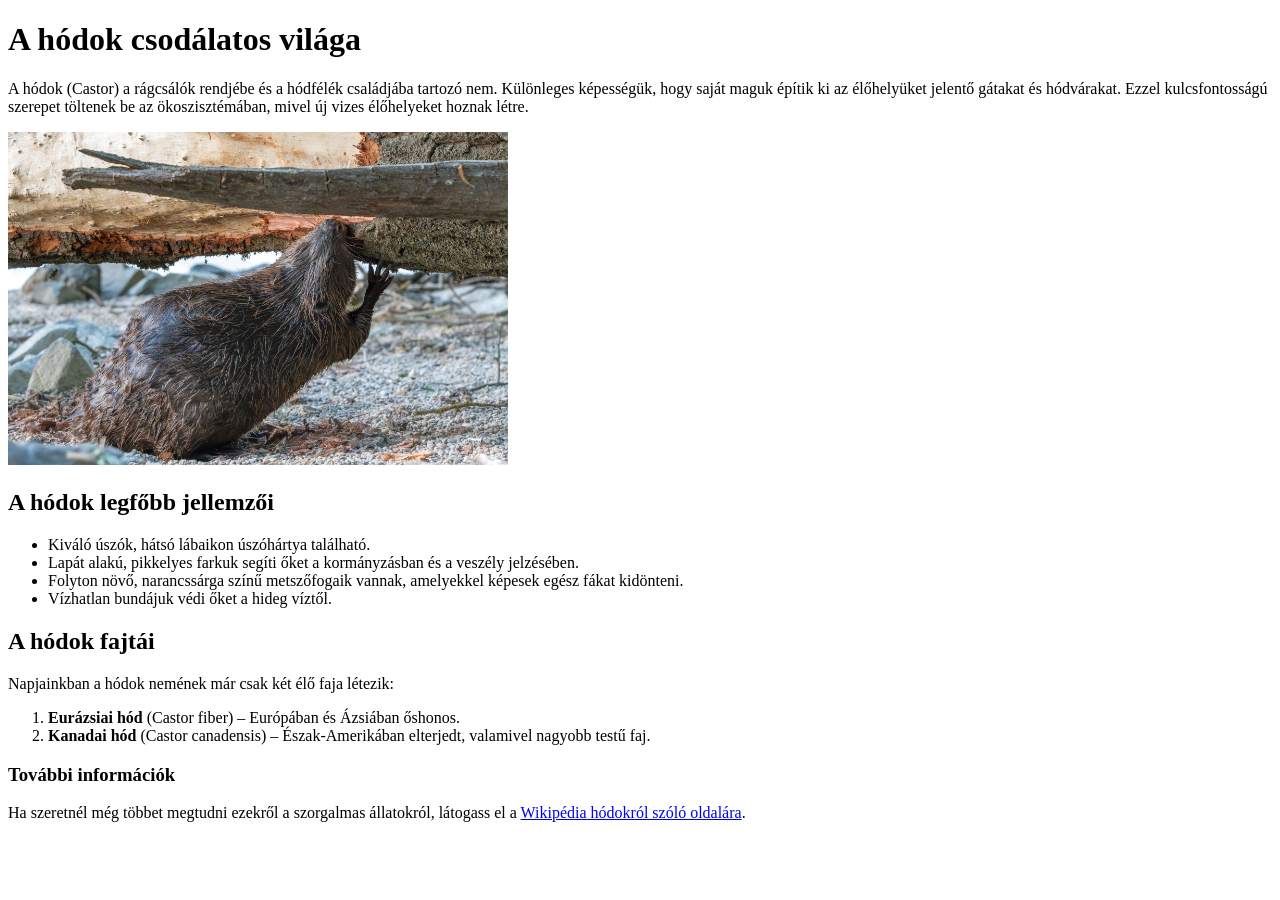
<file: 01_HTML_alapok/index.html>
<!DOCTYPE html>
<html lang="hu">
<head>
    <meta charset="UTF-8">
    <meta name="keywords" content="hód">
    <meta name="description" content="Hód html alapoldal minta">
    <meta name="viewport" content="width=device-width, initial-scale=1.0">
    <title>A hódok világa</title>
</head>
<body>

    <h1>A hódok csodálatos világa</h1>

    <p>A hódok (Castor) a rágcsálók rendjébe és a hódfélék családjába tartozó nem. Különleges képességük, hogy saját maguk építik ki az élőhelyüket jelentő gátakat és hódvárakat. Ezzel kulcsfontosságú szerepet töltenek be az ökoszisztémában, mivel új vizes élőhelyeket hoznak létre.</p>

    <img src="kepek/hod1.jpeg" alt="Egy hód a vízparton ágat rágcsál" width="500">

    <h2>A hódok legfőbb jellemzői</h2>

    <ul>
        <li>Kiváló úszók, hátsó lábaikon úszóhártya található.</li>
        <li>Lapát alakú, pikkelyes farkuk segíti őket a kormányzásban és a veszély jelzésében.</li>
        <li>Folyton növő, narancssárga színű metszőfogaik vannak, amelyekkel képesek egész fákat kidönteni.</li>
        <li>Vízhatlan bundájuk védi őket a hideg víztől.</li>
    </ul>

    <h2>A hódok fajtái</h2>

    <p>Napjainkban a hódok nemének már csak két élő faja létezik:</p>
    <ol>
        <li><strong>Eurázsiai hód</strong> (Castor fiber) – Európában és Ázsiában őshonos.</li>
        <li><strong>Kanadai hód</strong> (Castor canadensis) – Észak-Amerikában elterjedt, valamivel nagyobb testű faj.</li>
    </ol>

    <h3>További információk</h3>

    <p>Ha szeretnél még többet megtudni ezekről a szorgalmas állatokról, látogass el a <a href="https://hu.wikipedia.org/wiki/H%C3%B3d" target="_blank">Wikipédia hódokról szóló oldalára</a>.</p>

</body>
</html>
</file>
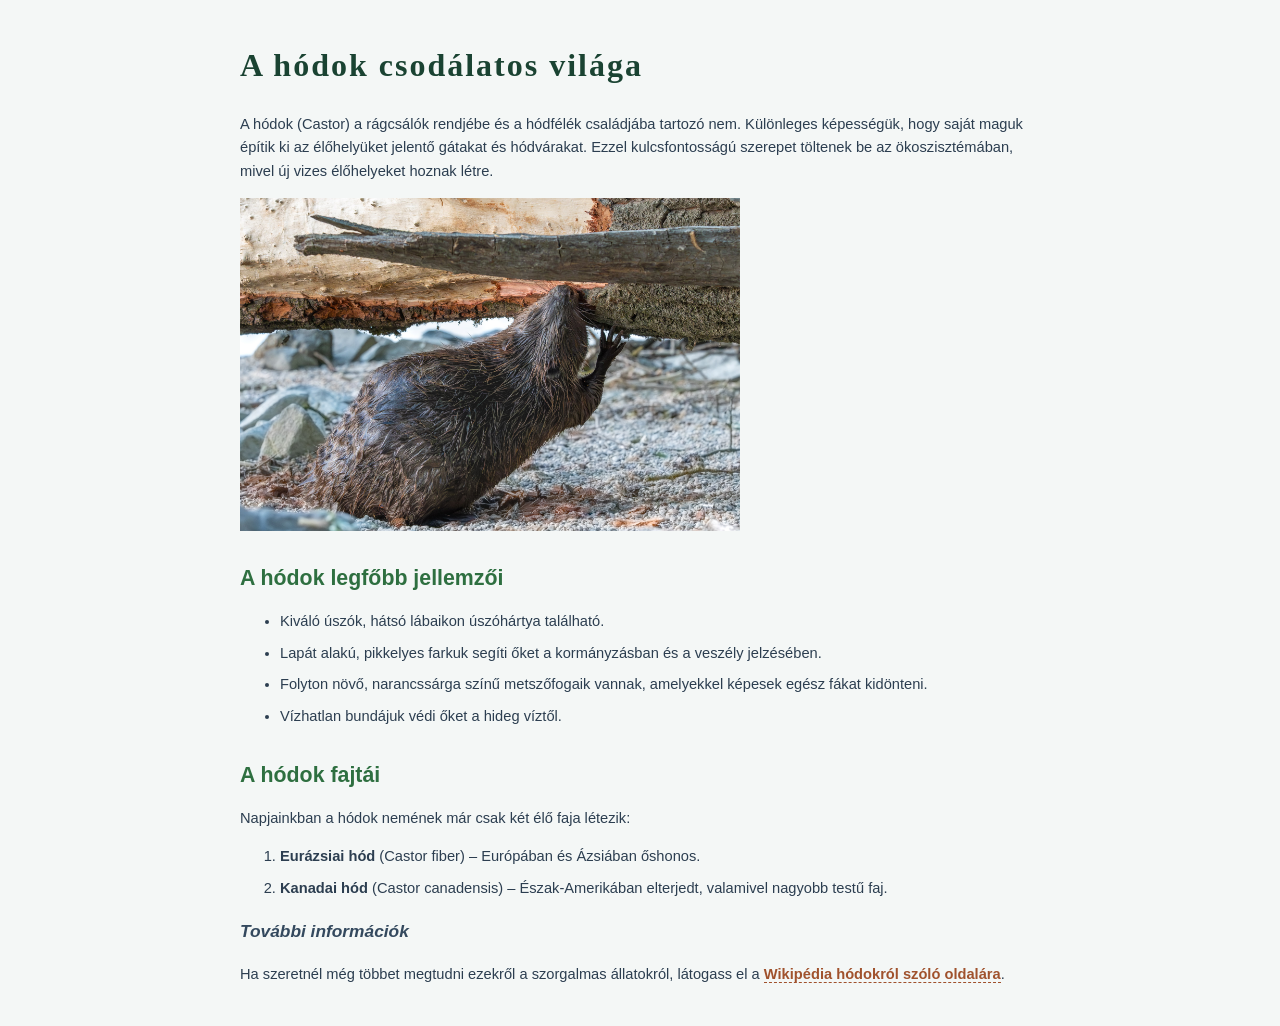
<file: 02_CSS-alapok/index.html>
<!DOCTYPE html>
<html lang="hu">
<head>
    <meta charset="UTF-8">
     <meta name="keywords" content="hód">
    <meta name="description" content="Hód html alapoldal minta">
    <meta name="viewport" content="width=device-width, initial-scale=1.0">
    <title>A hódok világa</title>
    <link rel="stylesheet" href="stilus.css">
</head>
<body>

    <h1>A hódok csodálatos világa</h1>

    <p>A hódok (Castor) a rágcsálók rendjébe és a hódfélék családjába tartozó nem. Különleges képességük, hogy saját maguk építik ki az élőhelyüket jelentő gátakat és hódvárakat. Ezzel kulcsfontosságú szerepet töltenek be az ökoszisztémában, mivel új vizes élőhelyeket hoznak létre.</p>

    <img src="kepek/hod1.jpeg" alt="Egy hód a vízparton ágat rágcsál" width="500">

    <h2>A hódok legfőbb jellemzői</h2>

    <ul>
        <li>Kiváló úszók, hátsó lábaikon úszóhártya található.</li>
        <li>Lapát alakú, pikkelyes farkuk segíti őket a kormányzásban és a veszély jelzésében.</li>
        <li>Folyton növő, narancssárga színű metszőfogaik vannak, amelyekkel képesek egész fákat kidönteni.</li>
        <li>Vízhatlan bundájuk védi őket a hideg víztől.</li>
    </ul>

    <h2>A hódok fajtái</h2>

    <p>Napjainkban a hódok nemének már csak két élő faja létezik:</p>
    <ol>
        <li><strong>Eurázsiai hód</strong> (Castor fiber) – Európában és Ázsiában őshonos.</li>
        <li><strong>Kanadai hód</strong> (Castor canadensis) – Észak-Amerikában elterjedt, valamivel nagyobb testű faj.</li>
    </ol>

    <h3>További információk</h3>

    <p>Ha szeretnél még többet megtudni ezekről a szorgalmas állatokról, látogass el a <a href="https://hu.wikipedia.org/wiki/H%C3%B3d" target="_blank">Wikipédia hódokról szóló oldalára</a>.</p>

</body>
</html>
</file>
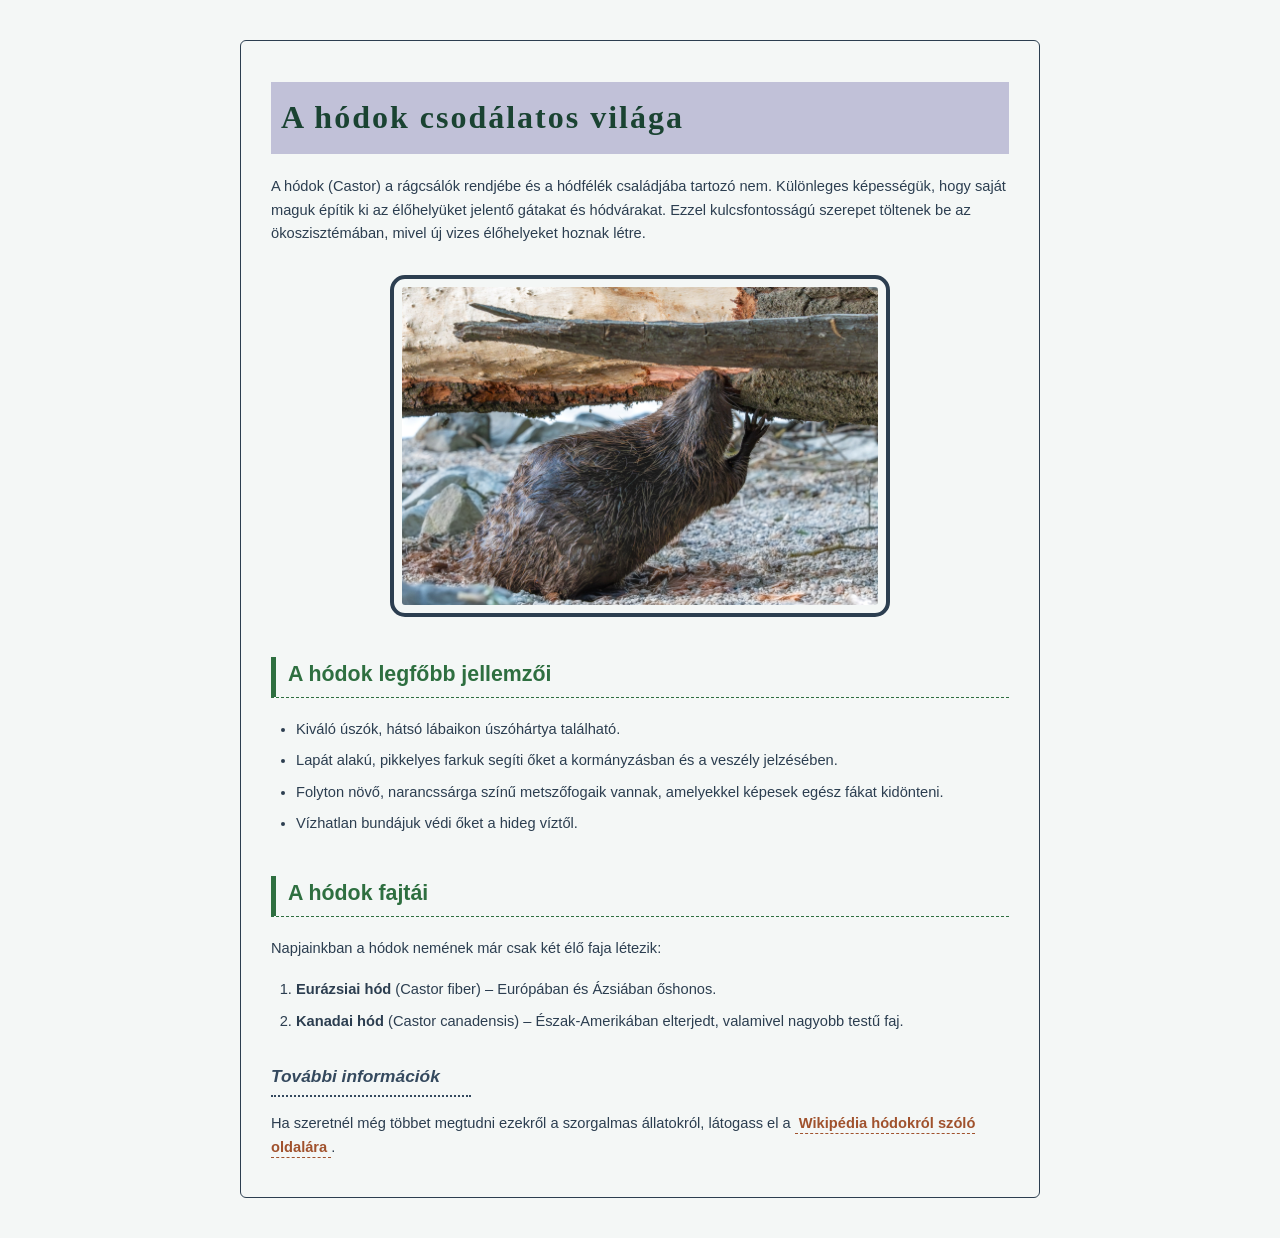
<file: 03_BOX_modell/index.html>
<!DOCTYPE html>
<html lang="hu">
<head>
    <meta charset="UTF-8">
     <meta name="keywords" content="hód">
    <meta name="description" content="Hód html alapoldal minta">
    <meta name="viewport" content="width=device-width, initial-scale=1.0">
    <title>A hódok világa</title>
    <link rel="stylesheet" href="stilus.css">
    <link rel="stylesheet" href="box_modell.css">
</head>
<body>

    <h1>A hódok csodálatos világa</h1>

    <p>A hódok (Castor) a rágcsálók rendjébe és a hódfélék családjába tartozó nem. Különleges képességük, hogy saját maguk építik ki az élőhelyüket jelentő gátakat és hódvárakat. Ezzel kulcsfontosságú szerepet töltenek be az ökoszisztémában, mivel új vizes élőhelyeket hoznak létre.</p>

    <img src="kepek/hod1.jpeg" alt="Egy hód a vízparton ágat rágcsál" width="500">

    <h2>A hódok legfőbb jellemzői</h2>

    <ul>
        <li>Kiváló úszók, hátsó lábaikon úszóhártya található.</li>
        <li>Lapát alakú, pikkelyes farkuk segíti őket a kormányzásban és a veszély jelzésében.</li>
        <li>Folyton növő, narancssárga színű metszőfogaik vannak, amelyekkel képesek egész fákat kidönteni.</li>
        <li>Vízhatlan bundájuk védi őket a hideg víztől.</li>
    </ul>

    <h2>A hódok fajtái</h2>

    <p>Napjainkban a hódok nemének már csak két élő faja létezik:</p>
    <ol>
        <li><strong>Eurázsiai hód</strong> (Castor fiber) – Európában és Ázsiában őshonos.</li>
        <li><strong>Kanadai hód</strong> (Castor canadensis) – Észak-Amerikában elterjedt, valamivel nagyobb testű faj.</li>
    </ol>

    <h3>További információk</h3>

    <p>Ha szeretnél még többet megtudni ezekről a szorgalmas állatokról, látogass el a <a href="https://hu.wikipedia.org/wiki/H%C3%B3d" target="_blank">Wikipédia hódokról szóló oldalára</a>.</p>

</body>
</html>
</file>
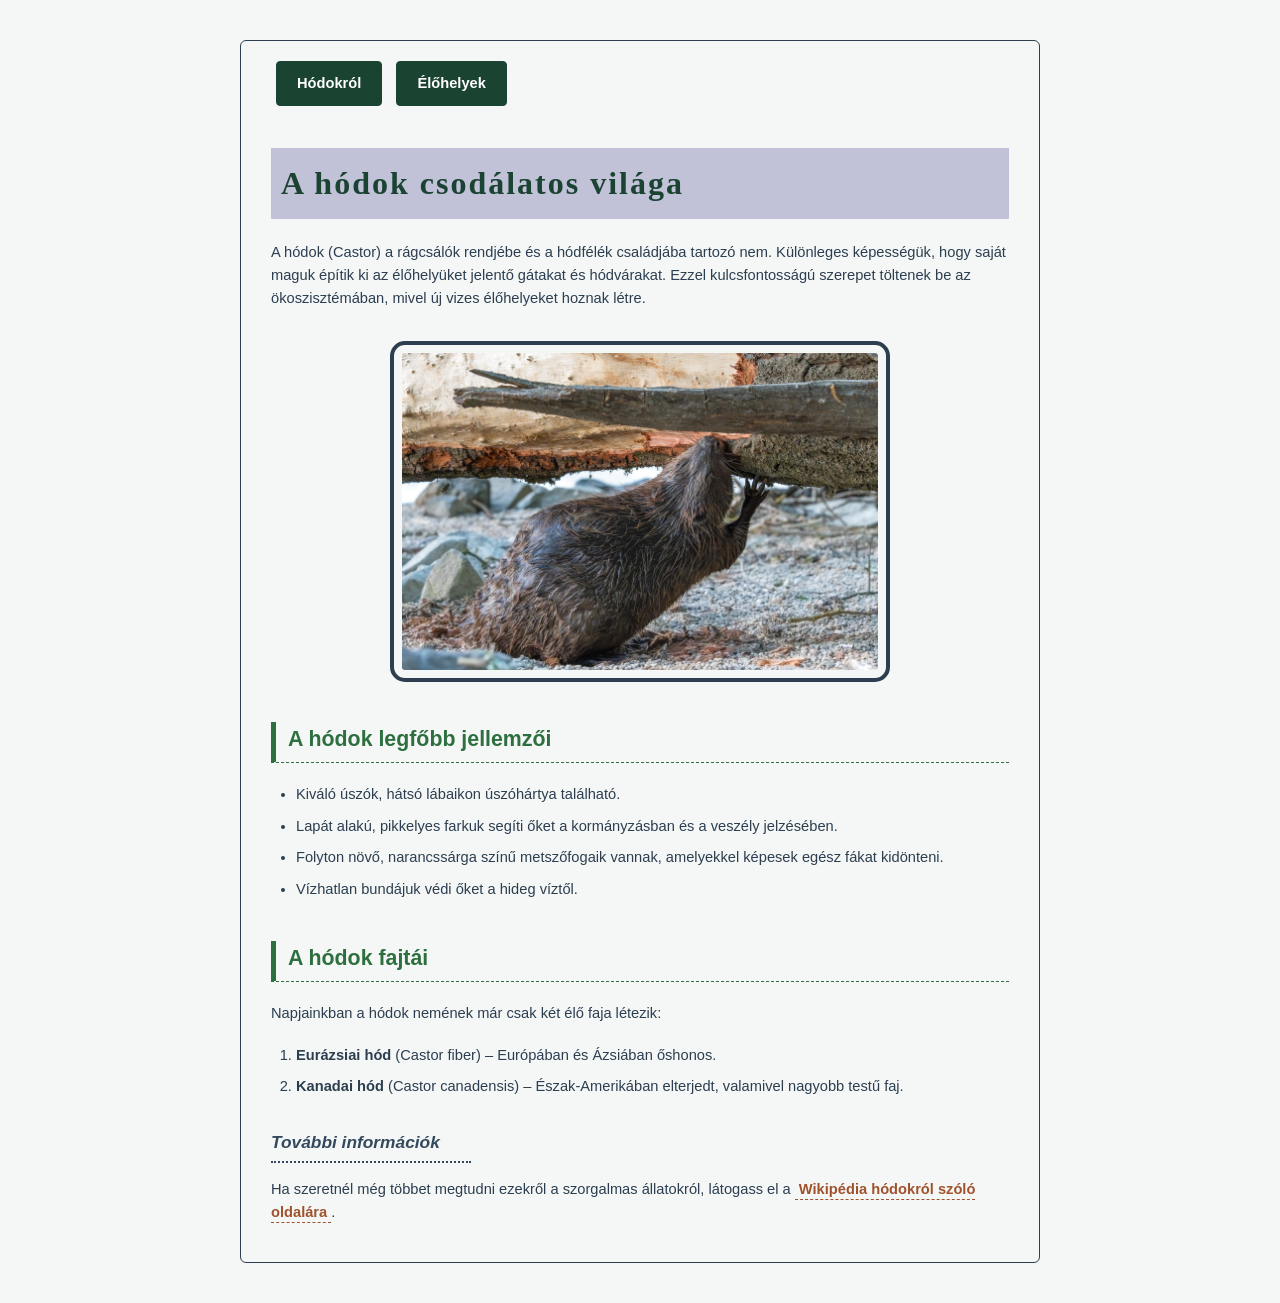
<file: 04_NAVIGACIO_keszitese/index.html>
<!doctype html>
<html lang="hu">
  <head>
    <meta charset="UTF-8" />
     <meta name="keywords" content="hód">
    <meta name="description" content="Hód html alapoldal minta">
    <meta name="viewport" content="width=device-width, initial-scale=1.0">
    <title>A hódok világa</title>
    <link rel="stylesheet" href="stilus.css" />
    <link rel="stylesheet" href="box_modell.css" />
    <link rel="stylesheet" href="menu.css" />
  </head>
  <body>
    <a href="index.html" class="menu-link">Hódokról</a>
    <a href="elohely.html" class="menu-link">Élőhelyek</a>
    <h1>A hódok csodálatos világa</h1>

    <p>
      A hódok (Castor) a rágcsálók rendjébe és a hódfélék családjába tartozó
      nem. Különleges képességük, hogy saját maguk építik ki az élőhelyüket
      jelentő gátakat és hódvárakat. Ezzel kulcsfontosságú szerepet töltenek be
      az ökoszisztémában, mivel új vizes élőhelyeket hoznak létre.
    </p>

    <img
      src="kepek/hod1.jpeg"
      alt="Egy hód a vízparton ágat rágcsál"
      width="500"
    />

    <h2>A hódok legfőbb jellemzői</h2>

    <ul>
      <li>Kiváló úszók, hátsó lábaikon úszóhártya található.</li>
      <li>
        Lapát alakú, pikkelyes farkuk segíti őket a kormányzásban és a veszély
        jelzésében.
      </li>
      <li>
        Folyton növő, narancssárga színű metszőfogaik vannak, amelyekkel képesek
        egész fákat kidönteni.
      </li>
      <li>Vízhatlan bundájuk védi őket a hideg víztől.</li>
    </ul>

    <h2>A hódok fajtái</h2>

    <p>Napjainkban a hódok nemének már csak két élő faja létezik:</p>
    <ol>
      <li>
        <strong>Eurázsiai hód</strong> (Castor fiber) – Európában és Ázsiában
        őshonos.
      </li>
      <li>
        <strong>Kanadai hód</strong> (Castor canadensis) – Észak-Amerikában
        elterjedt, valamivel nagyobb testű faj.
      </li>
    </ol>

    <h3>További információk</h3>

    <p>
      Ha szeretnél még többet megtudni ezekről a szorgalmas állatokról, látogass
      el a
      <a href="https://hu.wikipedia.org/wiki/H%C3%B3d" target="_blank"
        >Wikipédia hódokról szóló oldalára</a
      >.
    </p>
  </body>
</html>
</file>
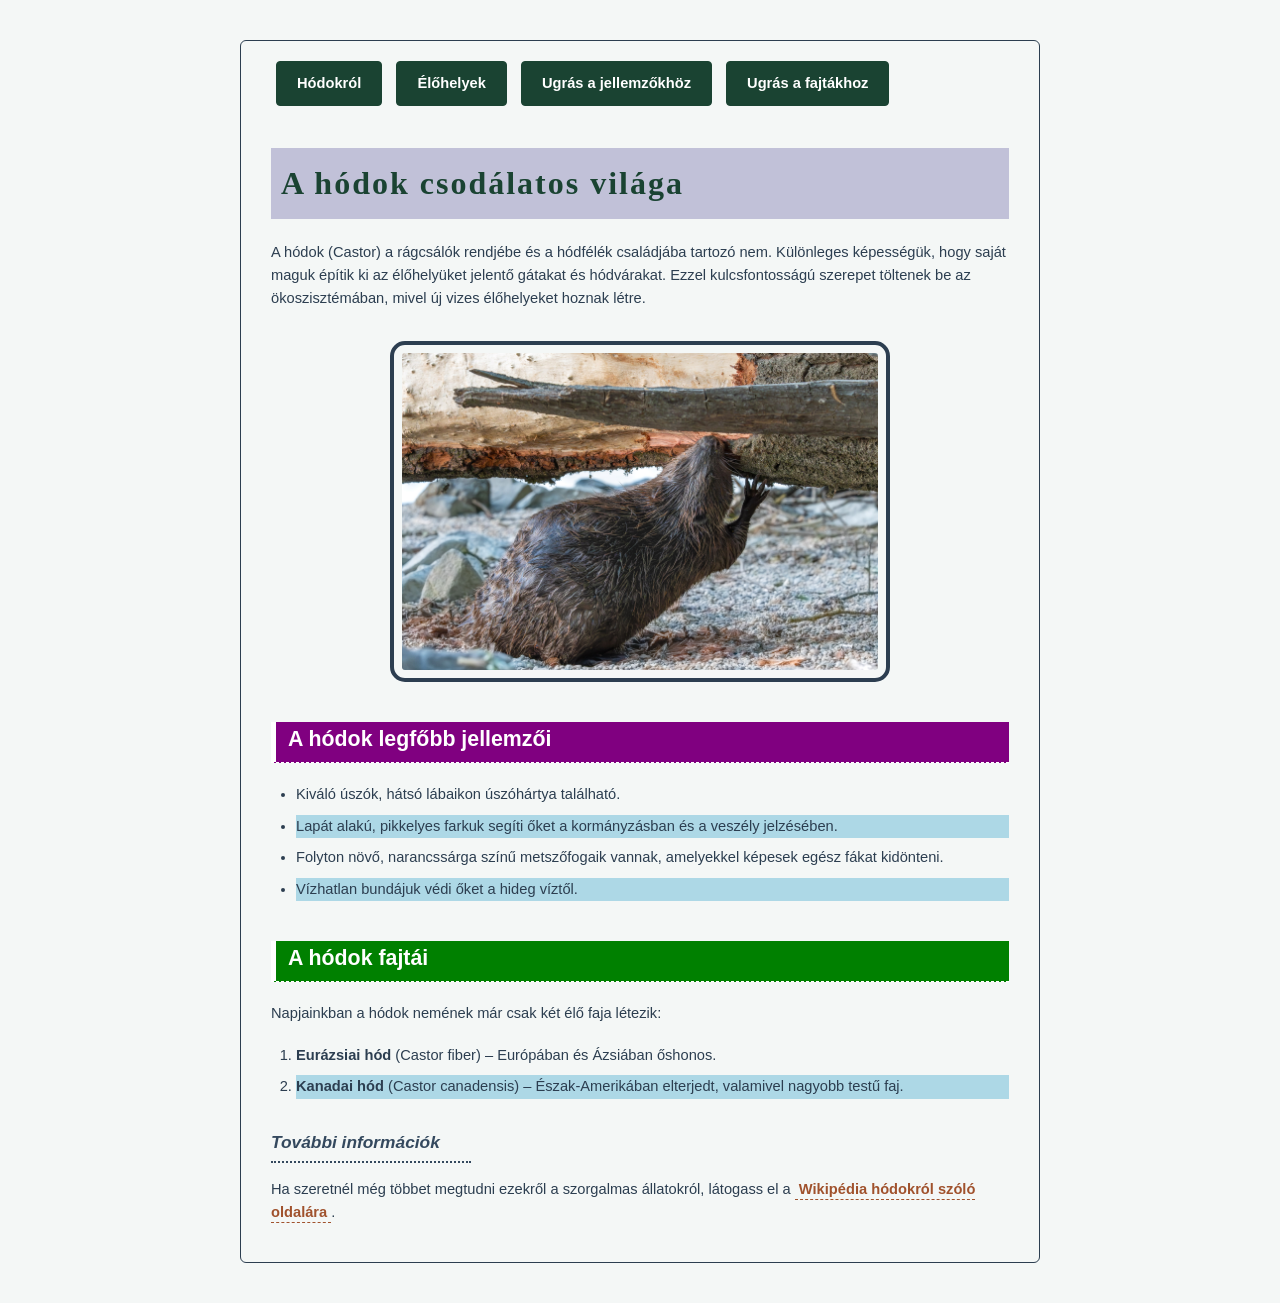
<file: 05_ID_CLASS_hasznalata/index.html>
<!DOCTYPE html>
<html lang="hu">
  <head>
    <meta charset="UTF-8" />
     <meta name="keywords" content="hód">
    <meta name="description" content="Hód html alapoldal minta">
    <meta name="viewport" content="width=device-width, initial-scale=1.0">
    <title>A hódok világa</title>
    <link rel="stylesheet" href="stilus.css" />
    <link rel="stylesheet" href="box_modell.css" />
    <link rel="stylesheet" href="menu.css" />
    <link rel="stylesheet" href="id_class.css" />
  </head>
  <body>
    <a href="index.html" class="menu-link">Hódokról</a>
    <a href="elohely.html" class="menu-link">Élőhelyek</a>
    
    <a href="#jellemzo" class="menu-link">Ugrás a jellemzőkhöz</a>
    <a href="#fajta" class="menu-link">Ugrás a fajtákhoz</a>

    <h1>A hódok csodálatos világa</h1>

    <p>
      A hódok (Castor) a rágcsálók rendjébe és a hódfélék családjába tartozó
      nem. Különleges képességük, hogy saját maguk építik ki az élőhelyüket
      jelentő gátakat és hódvárakat. Ezzel kulcsfontosságú szerepet töltenek be
      az ökoszisztémában, mivel új vizes élőhelyeket hoznak létre.
    </p>

    <img
      src="kepek/hod1.jpeg"
      alt="Egy hód a vízparton ágat rágcsál"
      width="500"
    />

    <h2 id="jellemzo">A hódok legfőbb jellemzői</h2>

    <ul>
      <li>Kiváló úszók, hátsó lábaikon úszóhártya található.</li>
      <li class="kiemelt">
        Lapát alakú, pikkelyes farkuk segíti őket a kormányzásban és a veszély
        jelzésében.
      </li>
      <li>
        Folyton növő, narancssárga színű metszőfogaik vannak, amelyekkel képesek
        egész fákat kidönteni.
      </li>
      <li class="kiemelt">Vízhatlan bundájuk védi őket a hideg víztől.</li>
    </ul>

    <h2 id="fajta">A hódok fajtái</h2>

    <p>Napjainkban a hódok nemének már csak két élő faja létezik:</p>
    <ol>
      <li>
        <strong>Eurázsiai hód</strong> (Castor fiber) – Európában és Ázsiában
        őshonos.
      </li>
      <li class="kiemelt">
        <strong>Kanadai hód</strong> (Castor canadensis) – Észak-Amerikában
        elterjedt, valamivel nagyobb testű faj.
      </li>
    </ol>

    <h3>További információk</h3>

    <p>
      Ha szeretnél még többet megtudni ezekről a szorgalmas állatokról, látogass
      el a
      <a href="https://hu.wikipedia.org/wiki/H%C3%B3d" target="_blank"
        >Wikipédia hódokról szóló oldalára</a
      >.
    </p>
  </body>
</html>
</file>
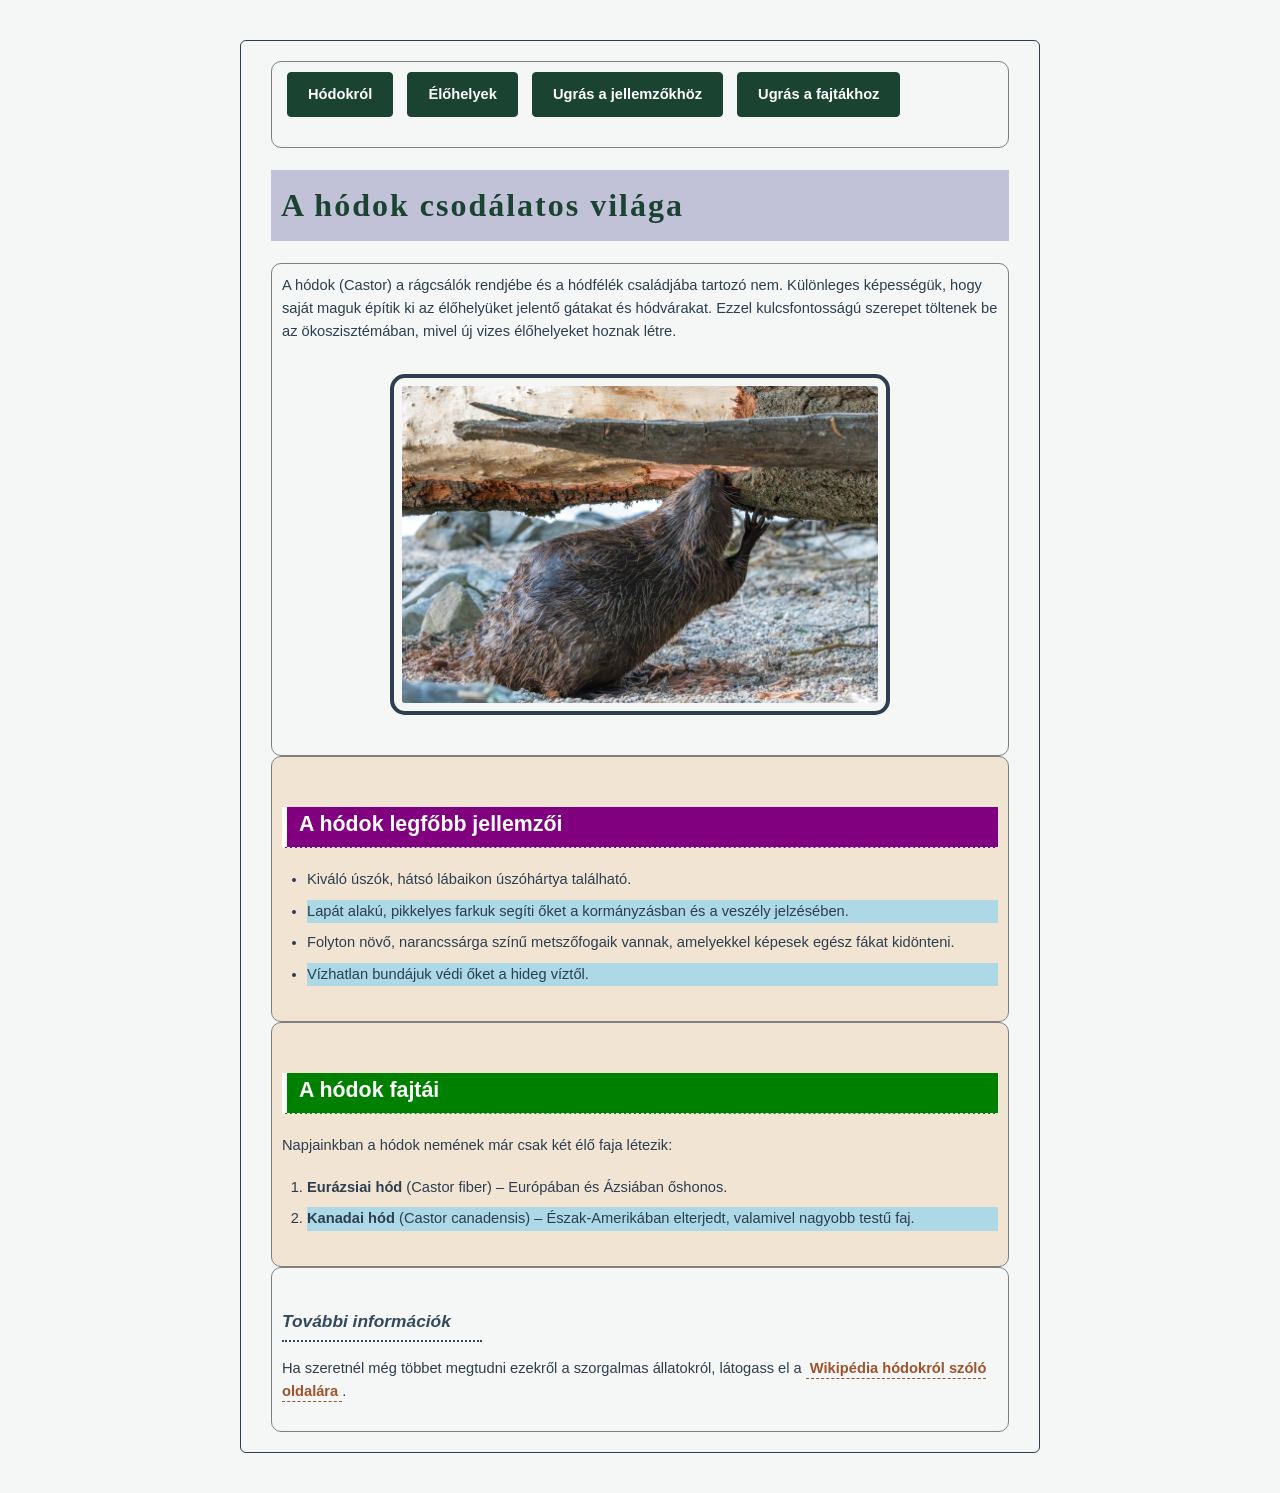
<file: 06_DIV_SPAN_elem/index.html>
<!doctype html>
<html lang="hu">
  <head>
    <meta charset="UTF-8" />
    <meta name="keywords" content="hód" />
    <meta name="description" content="Hód html alapoldal minta" />
    <meta name="viewport" content="width=device-width, initial-scale=1.0" />
    <title>A hódok világa</title>
    <link rel="stylesheet" href="stilus.css" />
    <link rel="stylesheet" href="box_modell.css" />
    <link rel="stylesheet" href="menu.css" />
    <link rel="stylesheet" href="id_class.css" />
    <link rel="stylesheet" href="div.css" />
  </head>
  <body>
    <div class="menu">
      <a href="index.html" class="menu-link">Hódokról</a>
      <a href="elohely.html" class="menu-link">Élőhelyek</a>
      <a href="#jellemzo" class="menu-link">Ugrás a jellemzőkhöz</a>
      <a href="#fajta" class="menu-link">Ugrás a fajtákhoz</a>
    </div>

    <h1>A hódok csodálatos világa</h1>

    <div class="tartalom">
      <p>
        A hódok (Castor) a rágcsálók rendjébe és a hódfélék családjába tartozó
        nem. Különleges képességük, hogy saját maguk építik ki az élőhelyüket
        jelentő gátakat és hódvárakat. Ezzel kulcsfontosságú szerepet töltenek
        be az ökoszisztémában, mivel új vizes élőhelyeket hoznak létre.
      </p>
      <img
        src="kepek/hod1.jpeg"
        alt="Egy hód a vízparton ágat rágcsál"
        width="500"
      />
    </div>

    <div class="cikk">
      <h2 id="jellemzo">A hódok legfőbb jellemzői</h2>
      <ul>
        <li>Kiváló úszók, hátsó lábaikon úszóhártya található.</li>
        <li class="kiemelt">
          Lapát alakú, pikkelyes farkuk segíti őket a kormányzásban és a veszély
          jelzésében.
        </li>
        <li>
          Folyton növő, narancssárga színű metszőfogaik vannak, amelyekkel
          képesek egész fákat kidönteni.
        </li>
        <li class="kiemelt">Vízhatlan bundájuk védi őket a hideg víztől.</li>
      </ul>
    </div>

    <div class="cikk">
      <h2 id="fajta">A hódok fajtái</h2>

      <p>Napjainkban a hódok nemének már csak két élő faja létezik:</p>
      <ol>
        <li>
          <strong>Eurázsiai hód</strong> (Castor fiber) – Európában és Ázsiában
          őshonos.
        </li>
        <li class="kiemelt">
          <strong>Kanadai hód</strong> (Castor canadensis) – Észak-Amerikában
          elterjedt, valamivel nagyobb testű faj.
        </li>
      </ol>
    </div>
    <div class="cikkk">
      <h3>További információk</h3>
      <p>
        Ha szeretnél még többet megtudni ezekről a szorgalmas állatokról,
        látogass el a
        <a href="https://hu.wikipedia.org/wiki/H%C3%B3d" target="_blank"
          >Wikipédia hódokról szóló oldalára</a
        >.
      </p>
    </div>
  </body>
</html>
</file>
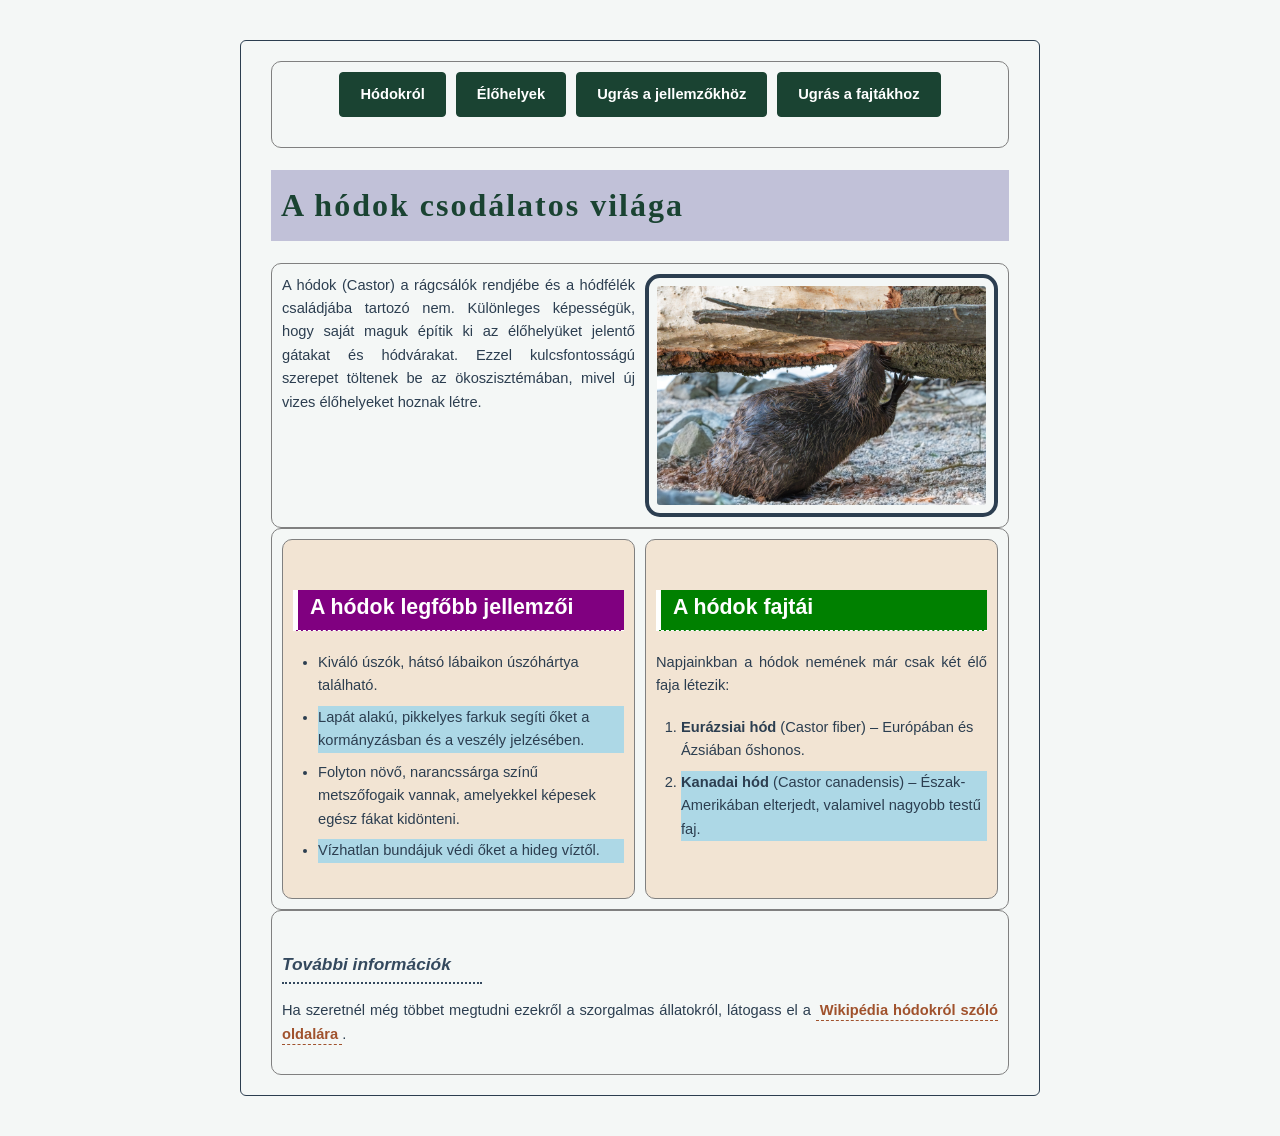
<file: 07_grid/index.html>
<!doctype html>
<html lang="hu">
  <head>
    <meta charset="UTF-8" />
     <meta name="keywords" content="hód">
    <meta name="description" content="Hód html alapoldal minta">
    <meta name="viewport" content="width=device-width, initial-scale=1.0">
    <title>A hódok világa</title>
    <link rel="stylesheet" href="stilus.css" />
    <link rel="stylesheet" href="box_modell.css" />
    <link rel="stylesheet" href="menu.css" />
    <link rel="stylesheet" href="id_class.css" />
    <link rel="stylesheet" href="div.css" />
    <link rel="stylesheet" href="grid.css" />
  </head>
  <body>
    <div class="menu">
      <a href="index.html" class="menu-link">Hódokról</a>
      <a href="elohely.html" class="menu-link">Élőhelyek</a>
      <a href="#jellemzo" class="menu-link">Ugrás a jellemzőkhöz</a>
      <a href="#fajta" class="menu-link">Ugrás a fajtákhoz</a>
    </div>

    <h1>A hódok csodálatos világa</h1>

    <div class="tartalom">
      <p>
        A hódok (Castor) a rágcsálók rendjébe és a hódfélék családjába tartozó
        nem. Különleges képességük, hogy saját maguk építik ki az élőhelyüket
        jelentő gátakat és hódvárakat. Ezzel kulcsfontosságú szerepet töltenek
        be az ökoszisztémában, mivel új vizes élőhelyeket hoznak létre.
      </p>
      <img
        src="kepek/hod1.jpeg"
        alt="Egy hód a vízparton ágat rágcsál"
        width="500"
      />
    </div>
<div class="tartalom">
    <div class="cikk">
      <h2 id="jellemzo">A hódok legfőbb jellemzői</h2>
      <ul>
        <li>Kiváló úszók, hátsó lábaikon úszóhártya található.</li>
        <li class="kiemelt">
          Lapát alakú, pikkelyes farkuk segíti őket a kormányzásban és a veszély
          jelzésében.
        </li>
        <li>
          Folyton növő, narancssárga színű metszőfogaik vannak, amelyekkel
          képesek egész fákat kidönteni.
        </li>
        <li class="kiemelt">Vízhatlan bundájuk védi őket a hideg víztől.</li>
      </ul>
    </div>

    <div class="cikk">
      <h2 id="fajta">A hódok fajtái</h2>

      <p>Napjainkban a hódok nemének már csak két élő faja létezik:</p>
      <ol>
        <li>
          <strong>Eurázsiai hód</strong> (Castor fiber) – Európában és Ázsiában
          őshonos.
        </li>
        <li class="kiemelt">
          <strong>Kanadai hód</strong> (Castor canadensis) – Észak-Amerikában
          elterjedt, valamivel nagyobb testű faj.
        </li>
      </ol>
    </div>
    </div>
    <div class="lablec">
      <h3>További információk</h3>
      <p>
        Ha szeretnél még többet megtudni ezekről a szorgalmas állatokról,
        látogass el a
        <a href="https://hu.wikipedia.org/wiki/H%C3%B3d" target="_blank"
          >Wikipédia hódokról szóló oldalára</a
        >.
      </p>
    </div>
  </body>
</html>
</file>
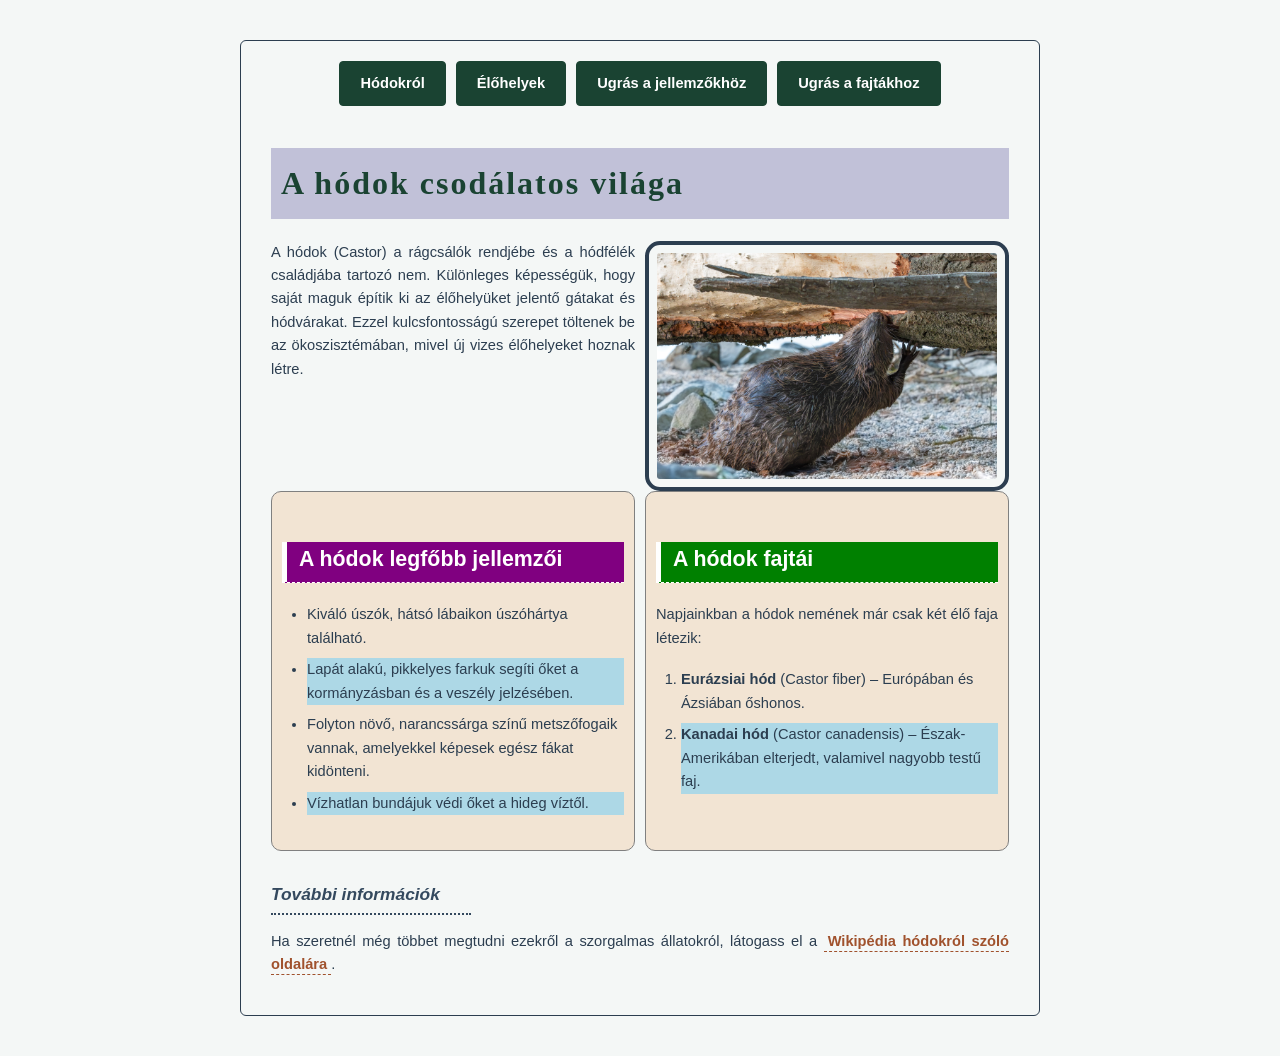
<file: 09_oldalalakitas_html5_szemantikus_elemekkel/index.html>
<!doctype html>
<html lang="hu">
  <head>
    <meta charset="UTF-8" />
     <meta name="keywords" content="hód">
    <meta name="description" content="Hód html alapoldal minta">
    <meta name="viewport" content="width=device-width, initial-scale=1.0">
    <title>A hódok világa</title>
    <link rel="stylesheet" href="stilus.css" />
    <link rel="stylesheet" href="box_modell.css" />
    <link rel="stylesheet" href="menu.css" />
    <link rel="stylesheet" href="id_class.css" />
    <link rel="stylesheet" href="div.css" />
    <link rel="stylesheet" href="grid.css" />
  </head>
  <body>
    <nav class="menu">
      <a href="index.html" class="menu-link">Hódokról</a>
      <a href="elohely.html" class="menu-link">Élőhelyek</a>
      <a href="#jellemzo" class="menu-link">Ugrás a jellemzőkhöz</a>
      <a href="#fajta" class="menu-link">Ugrás a fajtákhoz</a>
    </nav>
    <header>
      <h1>A hódok csodálatos világa</h1>
    </header>
    <main>
      <article class="tartalom">
        <p>
          A hódok (Castor) a rágcsálók rendjébe és a hódfélék családjába tartozó
          nem. Különleges képességük, hogy saját maguk építik ki az élőhelyüket
          jelentő gátakat és hódvárakat. Ezzel kulcsfontosságú szerepet töltenek
          be az ökoszisztémában, mivel új vizes élőhelyeket hoznak létre.
        </p>
        <img
          src="kepek/hod1.jpeg"
          alt="Egy hód a vízparton ágat rágcsál"
          width="500"
        />
      </article>
      <article class="tartalom">
        <div class="cikk">
          <h2 id="jellemzo">A hódok legfőbb jellemzői</h2>
          <ul>
            <li>Kiváló úszók, hátsó lábaikon úszóhártya található.</li>
            <li class="kiemelt">
              Lapát alakú, pikkelyes farkuk segíti őket a kormányzásban és a
              veszély jelzésében.
            </li>
            <li>
              Folyton növő, narancssárga színű metszőfogaik vannak, amelyekkel
              képesek egész fákat kidönteni.
            </li>
            <li class="kiemelt">
              Vízhatlan bundájuk védi őket a hideg víztől.
            </li>
          </ul>
        </div>

        <div class="cikk">
          <h2 id="fajta">A hódok fajtái</h2>

          <p>Napjainkban a hódok nemének már csak két élő faja létezik:</p>
          <ol>
            <li>
              <strong>Eurázsiai hód</strong> (Castor fiber) – Európában és
              Ázsiában őshonos.
            </li>
            <li class="kiemelt">
              <strong>Kanadai hód</strong> (Castor canadensis) –
              Észak-Amerikában elterjedt, valamivel nagyobb testű faj.
            </li>
          </ol>
        </div>
      </article>
      <footer class="lablec">
        <h3>További információk</h3>
        <p>
          Ha szeretnél még többet megtudni ezekről a szorgalmas állatokról,
          látogass el a
          <a href="https://hu.wikipedia.org/wiki/H%C3%B3d" target="_blank"
            >Wikipédia hódokról szóló oldalára</a
          >.
        </p>
      </footer>
    </main>
  </body>
</html>
</file>
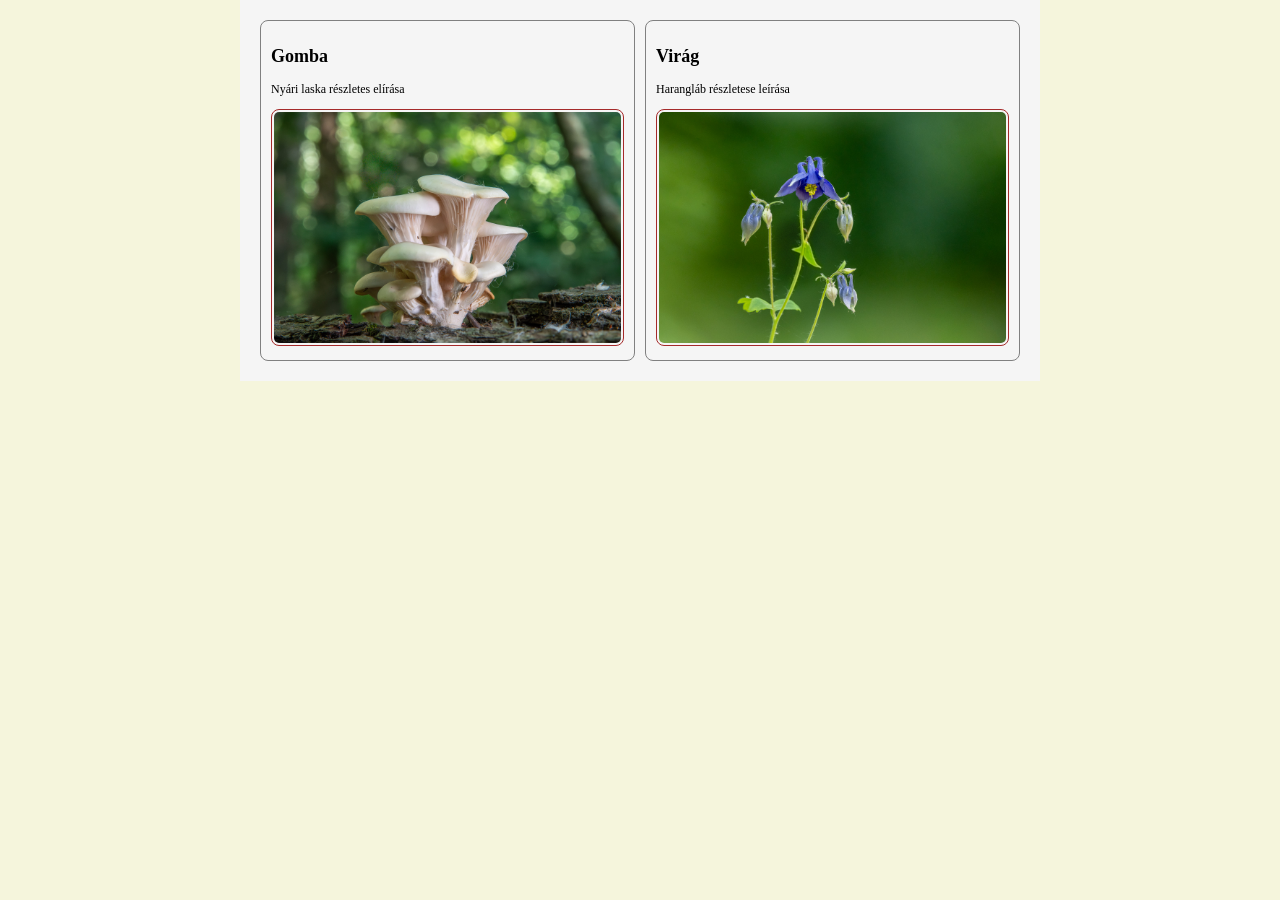
<file: grid_gyakorlas/index.html>
<!doctype html>
<html lang="hu">
  <head>
    <meta charset="UTF-8" />
    <meta name="viewport" content="width=device-width, initial-scale=1.0" />
    <title>Grides elrendezések</title>
    <meta name="description" content="Grides elrendezés példa" />
    <meta name="keywords" content="grid, reszponzivitás" />
    <link rel="stylesheet" href="stilus.css" />
  </head>
  <body>
    <div class="tarolo">
      <div class="tartalom">
        <h2>Gomba</h2>
        <p>Nyári laska részletes elírása</p>
        <img src="kepek/gomba.jpeg" alt="gomba" />
      </div>
      <div class="tartalom">
        <h2>Virág</h2>
        <p>Harangláb részletese leírása</p>
        <img src="kepek/virag.jpeg" alt="virág" />
      </div>
    </div>
  </body>
</html>
</file>
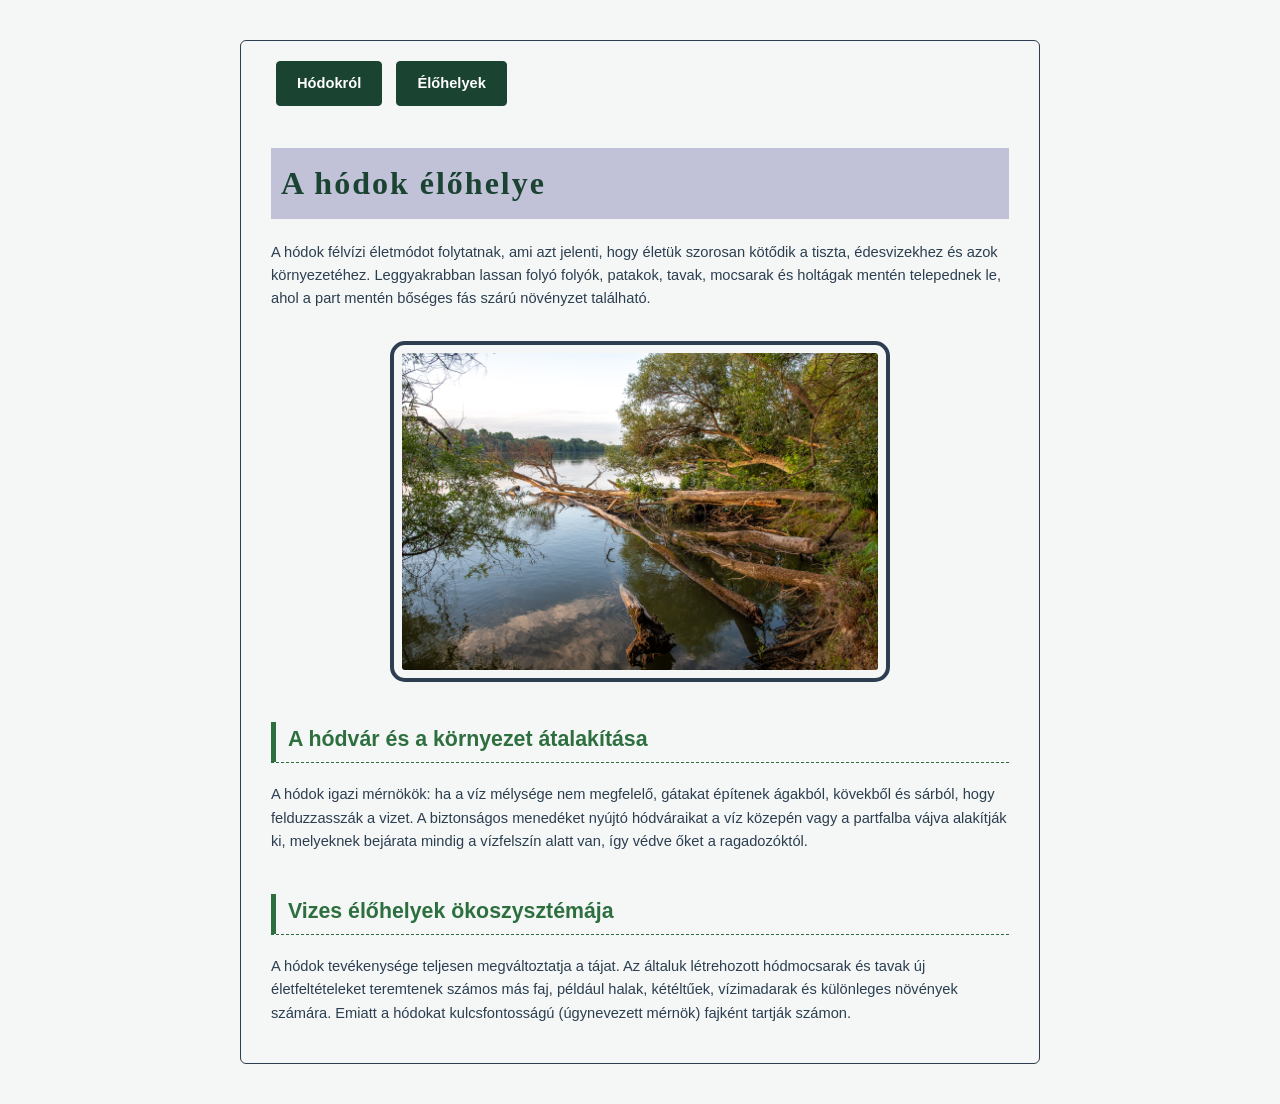
<file: 04_NAVIGACIO_keszitese/elohely.html>
<!doctype html>
<html lang="hu">
  <head>
    <meta charset="UTF-8" />
    <meta name="keywords" content="hód" />
    <meta name="description" content="Hód html alapoldal minta" />
    <meta name="viewport" content="width=device-width, initial-scale=1.0" />
    <title>A hódok élőhelye</title>
    <link rel="stylesheet" href="stilus.css" />
    <link rel="stylesheet" href="box_modell.css" />
    <link rel="stylesheet" href="menu.css" />
  </head>
  <body>
    <a href="index.html" class="menu-link">Hódokról</a>
    <a href="elohely.html" class="menu-link">Élőhelyek</a>

    <h1>A hódok élőhelye</h1>

    <p>
      A hódok félvízi életmódot folytatnak, ami azt jelenti, hogy életük
      szorosan kötődik a tiszta, édesvizekhez és azok környezetéhez.
      Leggyakrabban lassan folyó folyók, patakok, tavak, mocsarak és holtágak
      mentén telepednek le, ahol a part mentén bőséges fás szárú növényzet
      található.
    </p>

    <img
      src="kepek/folyami_odu.jpeg"
      alt="Hódvár és gát egy erdei patakon"
      width="500"
    />

    <h2>A hódvár és a környezet átalakítása</h2>

    <p>
      A hódok igazi mérnökök: ha a víz mélysége nem megfelelő, gátakat építenek
      ágakból, kövekből és sárból, hogy felduzzasszák a vizet. A biztonságos
      menedéket nyújtó hódváraikat a víz közepén vagy a partfalba vájva
      alakítják ki, melyeknek bejárata mindig a vízfelszín alatt van, így védve
      őket a ragadozóktól.
    </p>

    <h2>Vizes élőhelyek ökoszysztémája</h2>

    <p>
      A hódok tevékenysége teljesen megváltoztatja a tájat. Az általuk
      létrehozott hódmocsarak és tavak új életfeltételeket teremtenek számos más
      faj, például halak, kétéltűek, vízimadarak és különleges növények számára.
      Emiatt a hódokat kulcsfontosságú (úgynevezett mérnök) fajként tartják
      számon.
    </p>
  </body>
</html>
</file>
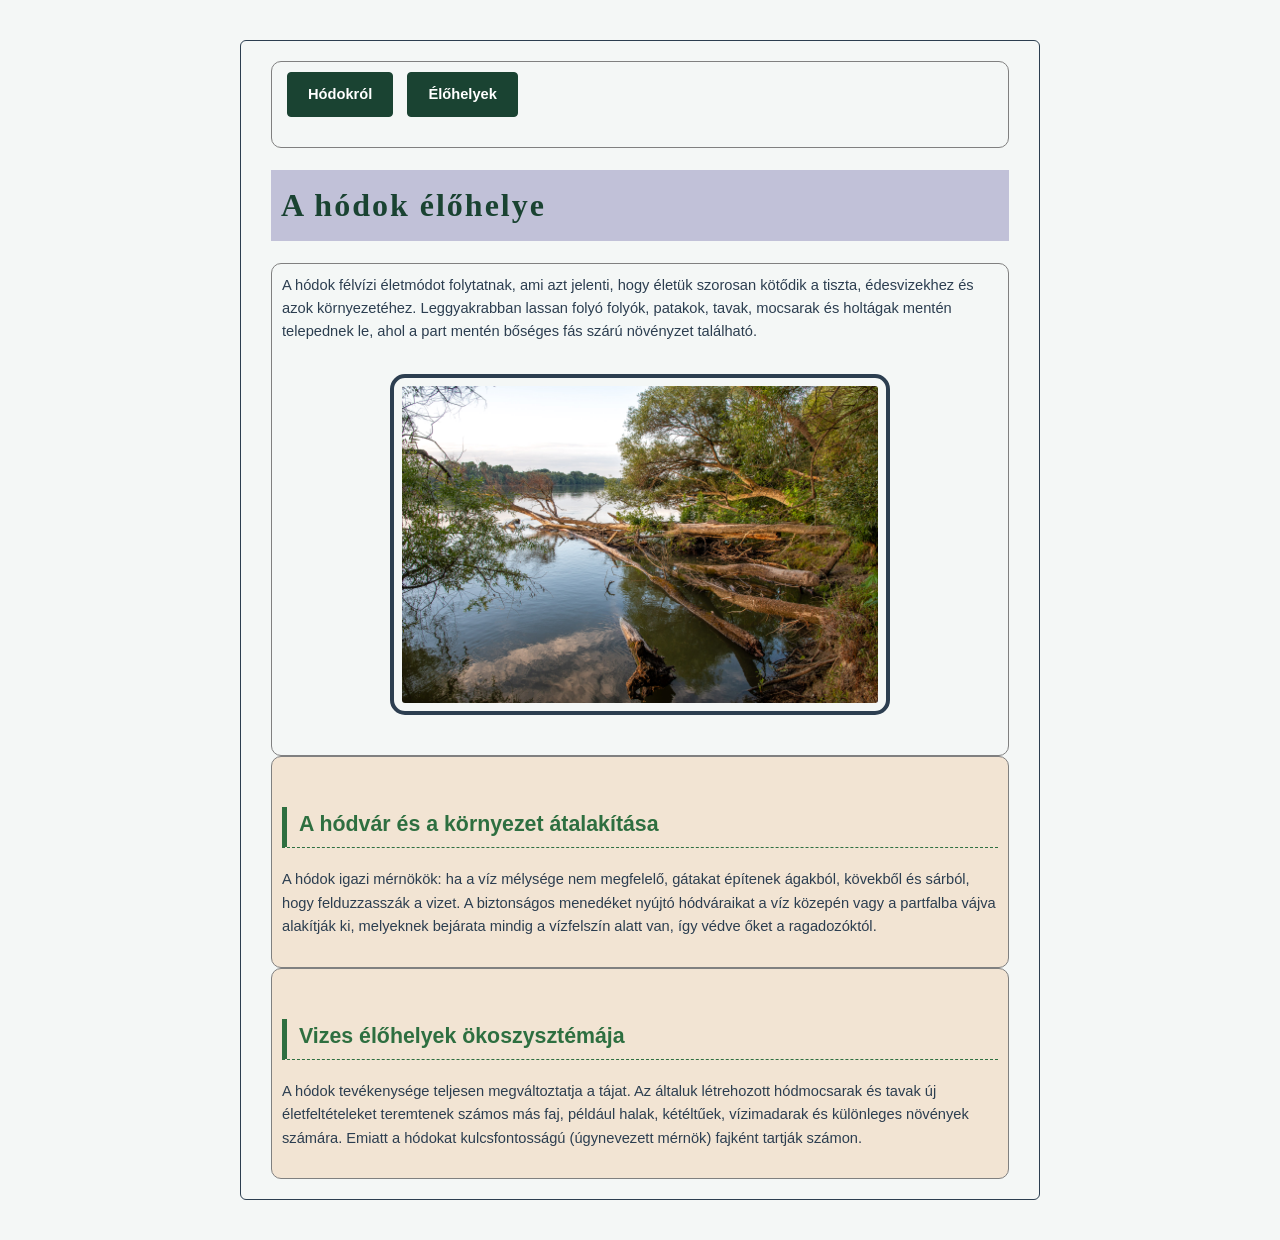
<file: 06_DIV_SPAN_elem/elohely.html>
<!doctype html>
<html lang="hu">
  <head>
    <meta charset="UTF-8" />
     <meta name="keywords" content="hód">
    <meta name="description" content="Hód html alapoldal minta">
    <meta name="viewport" content="width=device-width, initial-scale=1.0">
    <title>A hódok élőhelye</title>
    <link rel="stylesheet" href="stilus.css" />
    <link rel="stylesheet" href="box_modell.css" />
    <link rel="stylesheet" href="menu.css" />
    <link rel="stylesheet" href="id_class.css" />
    <link rel="stylesheet" href="div.css" />
  </head>
  <body>
    <div class="menu">
      <a href="index.html" class="menu-link">Hódokról</a>
      <a href="elohely.html" class="menu-link">Élőhelyek</a>
    </div>

    <h1>A hódok élőhelye</h1>
    <div class="cikkk">
      <p>
        A hódok félvízi életmódot folytatnak, ami azt jelenti, hogy életük
        szorosan kötődik a tiszta, édesvizekhez és azok környezetéhez.
        Leggyakrabban lassan folyó folyók, patakok, tavak, mocsarak és holtágak
        mentén telepednek le, ahol a part mentén bőséges fás szárú növényzet
        található.
      </p>

      <img
        src="kepek/folyami_odu.jpeg"
        alt="Hódvár és gát egy erdei patakon"
        width="500"
      />
    </div>
    <div class="cikk">
      <h2>A hódvár és a környezet átalakítása</h2>

      <p>
        A hódok igazi mérnökök: ha a víz mélysége nem megfelelő, gátakat
        építenek ágakból, kövekből és sárból, hogy felduzzasszák a vizet. A
        biztonságos menedéket nyújtó hódváraikat a víz közepén vagy a partfalba
        vájva alakítják ki, melyeknek bejárata mindig a vízfelszín alatt van,
        így védve őket a ragadozóktól.
      </p>
    </div>
    <div class="cikk">
      <h2>Vizes élőhelyek ökoszysztémája</h2>

      <p>
        A hódok tevékenysége teljesen megváltoztatja a tájat. Az általuk
        létrehozott hódmocsarak és tavak új életfeltételeket teremtenek számos
        más faj, például halak, kétéltűek, vízimadarak és különleges növények
        számára. Emiatt a hódokat kulcsfontosságú (úgynevezett mérnök) fajként
        tartják számon.
      </p>
    </div>
  </body>
</html>
</file>
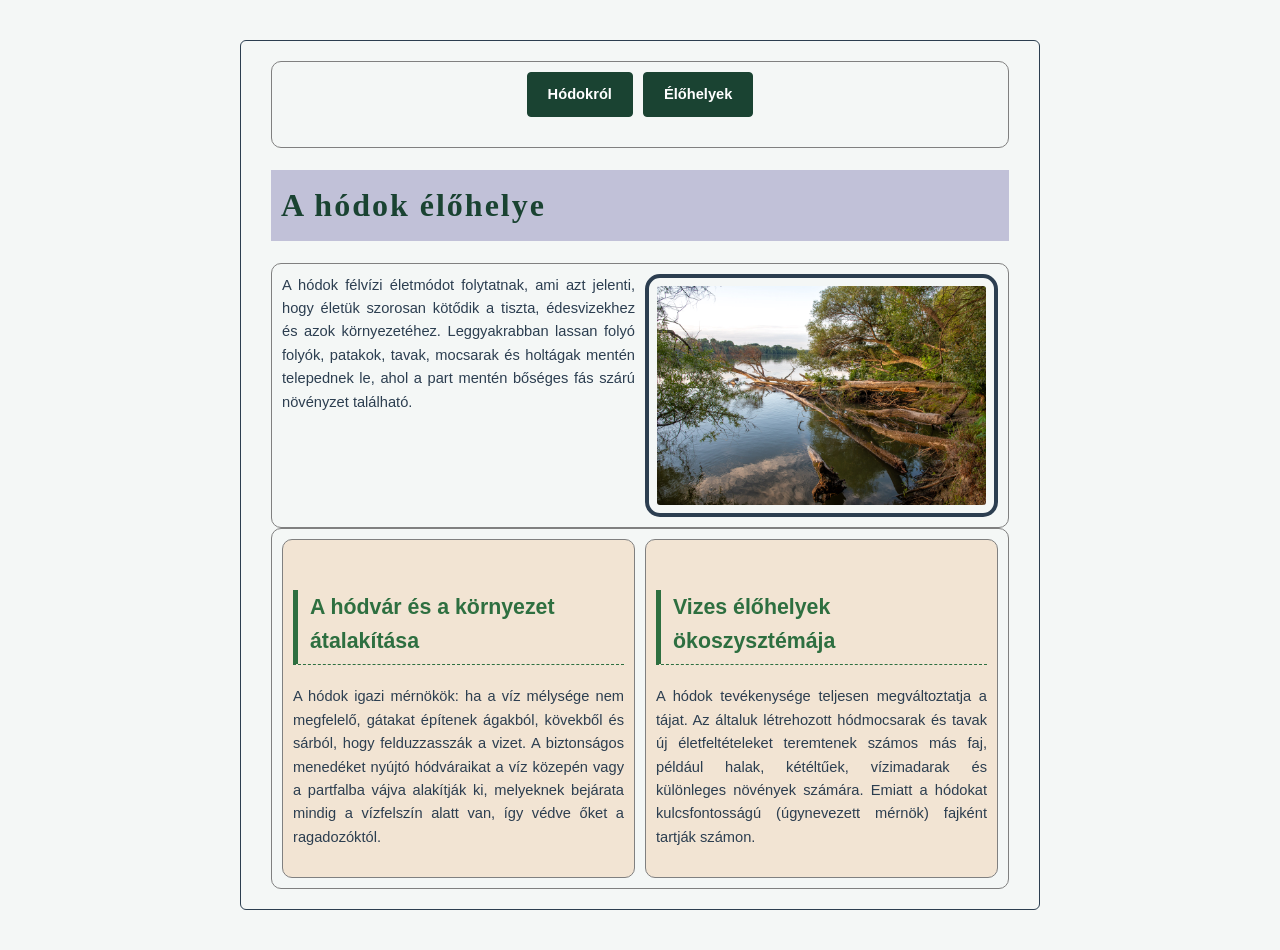
<file: 07_grid/elohely.html>
<!doctype html>
<html lang="hu">
  <head>
    <meta charset="UTF-8" />
     <meta name="keywords" content="hód">
    <meta name="description" content="Hód html alapoldal minta">
    <meta name="viewport" content="width=device-width, initial-scale=1.0">
    <title>A hódok élőhelye</title>
    <link rel="stylesheet" href="stilus.css" />
    <link rel="stylesheet" href="box_modell.css" />
    <link rel="stylesheet" href="menu.css" />
    <link rel="stylesheet" href="id_class.css" />
    <link rel="stylesheet" href="div.css" />
    <link rel="stylesheet" href="grid.css" />
  </head>
  <body>
    <div class="menu">
      <a href="index.html" class="menu-link">Hódokról</a>
      <a href="elohely.html" class="menu-link">Élőhelyek</a>
    </div>

    <h1>A hódok élőhelye</h1>
    <div class="tartalom">
      <p>
        A hódok félvízi életmódot folytatnak, ami azt jelenti, hogy életük
        szorosan kötődik a tiszta, édesvizekhez és azok környezetéhez.
        Leggyakrabban lassan folyó folyók, patakok, tavak, mocsarak és holtágak
        mentén telepednek le, ahol a part mentén bőséges fás szárú növényzet
        található.
      </p>

      <img
        src="kepek/folyami_odu.jpeg"
        alt="Hódvár és gát egy erdei patakon"
        width="500"
      />
    </div>
    <div class="tartalom">
    <div class="cikk">
      <h2>A hódvár és a környezet átalakítása</h2>

      <p>
        A hódok igazi mérnökök: ha a víz mélysége nem megfelelő, gátakat
        építenek ágakból, kövekből és sárból, hogy felduzzasszák a vizet. A
        biztonságos menedéket nyújtó hódváraikat a víz közepén vagy a partfalba
        vájva alakítják ki, melyeknek bejárata mindig a vízfelszín alatt van,
        így védve őket a ragadozóktól.
      </p>
    </div>
    <div class="cikk">
      <h2>Vizes élőhelyek ökoszysztémája</h2>

      <p>
        A hódok tevékenysége teljesen megváltoztatja a tájat. Az általuk
        létrehozott hódmocsarak és tavak új életfeltételeket teremtenek számos
        más faj, például halak, kétéltűek, vízimadarak és különleges növények
        számára. Emiatt a hódokat kulcsfontosságú (úgynevezett mérnök) fajként
        tartják számon.
      </p>
    </div>
    </div>
  </body>
</html>
</file>
<file: 02_CSS-alapok/stilus.css>
/* ==========================================
   ALAP TEXT ÉS FONT FORMÁZÁSOK
   ========================================== */

body {
    /* Betűtípuscsalád beállítása (ha az első nem elérhető, a következőt nézi) */
    font-family: 'Segoe UI', Tahoma, Geneva, Verdana, sans-serif; 
    font-size: 11pt;                                              /* Alapértelmezett betűméret */
    line-height: 1.6;                                             /* Sorköz a kényelmes olvashatóságért */
    color: #2c3e50;                                               /* Lágy sötétszürke szövegszín a nyers fekete helyett */
    background-color: #f4f7f6;                                    /* Nagyon halvány, természetes szürkés-zöldes háttér */
    
    /* Az oldal elrendezése: maximum 800px széles, és vízszintesen középre zárt */
    max-width: 800px;                                             
    margin: 40px auto;                                            
    padding: 0 20px;                                              /* Oldalsó belső margó mobilnézethez */
}

/* Címsorok egyedi formázása */
h1 {
    font-family: 'Georgia', serif;                                /* A főcím legyen elegáns, talpas betűtípus */
    color: #1a4332;                                               /* Mély erdőzöld szín */
    font-size: 24pt;
 letter-spacing: 2px;
}

h2 {
    color: #2e6f40;                                               /* Világosabb zöld a szakaszcímeknek */
    font-size: 16pt;
    margin-top: 30px;
    margin-bottom: 15px;
}

h3 {
    color: #34495e;
    font-size: 13pt;
    font-style: italic;                                           /* Dőlt betűstílus a harmadrangú címsornak */
}

/* Listaelemek közötti térköz növelése */
li {
    margin-bottom: 8px;                                           
}

/* Kép formázása  */
img {
    display: block;
    max-width: 100%;
    height: auto;
   
}

/* ==========================================
   LINKEK (HIVATKOZÁSOK) ÁLLAPOTAI
   ========================================== */

/* Alapértelmezett és már meglátogatott link állapot */
a:link, a:visited {
    color: #a0522d;                                               /* Meleg hód-barna szín */
    text-decoration: none;                                        /* Alapból levesszük a teljes aláhúzást */
    font-weight: bold;                                            /* Vastagított szöveg */
    border-bottom: 1px dashed #a0522d;                            /* Elegáns szaggatott alsó vonal */
                                   /* Animált, sima átmenet a hover állapothoz */
}

/* Hover állapot (amikor az egér felette van) */
a:hover {
    color: #d2691e;                                               /* Világosabb, élénkebb barna szín */
    border-bottom: 1px solid #d2691e;                             /* A szaggatott vonal folytonossá válik */
    background-color: #fef5e7;                                    /* Nagyon halvány háttérkiemelés a link mögött */
}

/* Active állapot (a kattintás pontos pillanata) */
a:active {
    color: #cd853f;
}
</file>
<file: 03_BOX_modell/stilus.css>
/* ==========================================
   ALAP TEXT ÉS FONT FORMÁZÁSOK
   ========================================== */

body {
    /* Betűtípuscsalád beállítása (ha az első nem elérhető, a következőt nézi) */
    font-family: 'Segoe UI', Tahoma, Geneva, Verdana, sans-serif; 
    font-size: 11pt;                                              /* Alapértelmezett betűméret */
    line-height: 1.6;                                             /* Sorköz a kényelmes olvashatóságért */
    color: #2c3e50;                                               /* Lágy sötétszürke szövegszín a nyers fekete helyett */
    background-color: #f4f7f6;                                    /* Nagyon halvány, természetes szürkés-zöldes háttér */
    
    /* Az oldal elrendezése: maximum 800px széles, és vízszintesen középre zárt */
    max-width: 800px;                                             
    margin: 40px auto;                                            
    padding: 0 20px;                                              /* Oldalsó belső margó mobilnézethez */
}

/* Címsorok egyedi formázása */
h1 {
    font-family: 'Georgia', serif;                                /* A főcím legyen elegáns, talpas betűtípus */
    color: #1a4332;                                               /* Mély erdőzöld szín */
    font-size: 24pt;
 letter-spacing: 2px;
}

h2 {
    color: #2e6f40;                                               /* Világosabb zöld a szakaszcímeknek */
    font-size: 16pt;
    margin-top: 30px;
    margin-bottom: 15px;
}

h3 {
    color: #34495e;
    font-size: 13pt;
    font-style: italic;                                           /* Dőlt betűstílus a harmadrangú címsornak */
}

/* Listaelemek közötti térköz növelése */
li {
    margin-bottom: 8px;                                           
}

/* Kép formázása  */
img {
    display: block;
    max-width: 100%;
    height: auto;
   
}

/* ==========================================
   LINKEK (HIVATKOZÁSOK) ÁLLAPOTAI
   ========================================== */

/* Alapértelmezett és már meglátogatott link állapot */
a:link, a:visited {
    color: #a0522d;                                               /* Meleg hód-barna szín */
    text-decoration: none;                                        /* Alapból levesszük a teljes aláhúzást */
    font-weight: bold;                                            /* Vastagított szöveg */
    border-bottom: 1px dashed #a0522d;                            /* Elegáns szaggatott alsó vonal */
                                   /* Animált, sima átmenet a hover állapothoz */
}

/* Hover állapot (amikor az egér felette van) */
a:hover {
    color: #d2691e;                                               /* Világosabb, élénkebb barna szín */
    border-bottom: 1px solid #d2691e;                             /* A szaggatott vonal folytonossá válik */
    background-color: #fef5e7;                                    /* Nagyon halvány háttérkiemelés a link mögött */
}

/* Active állapot (a kattintás pontos pillanata) */
a:active {
    color: #cd853f;
}
</file>
<file: 03_BOX_modell/box_modell.css>
/* ==========================================
   KIZÁRÓLAG BOX MODELL UTASÍTÁSOK
   ========================================== */

/* Globális Box-Sizing beállítás */
* {
    box-sizing: border-box;
}

body {
    /* Doboz méretei és elhelyezkedése */
    max-width: 800px;  
    margin-left: auto;
    margin-right: auto;
    
    /* Belső távolságok */
    padding-top: 20px;
    padding-bottom: 20px;
    padding-left: 30px;
    padding-right: 30px;
    
    /* Szegélyek és lekerekítés */
    border-width: 1px;
    border-style: solid;
    border-radius: 6px;
}

/* ==========================================
   CÍMSOROK DOBOZAI ÉS SZEGÉLYEI
   ========================================== */

h1 {
    background-color: rgb(193, 193, 216);
    padding: 10px;
}

h2 {
    /* Csak bal oldali és alsó szegély használata */
    border-left-width: 5px;
    border-left-style: solid;
    border-bottom-width: 1px;
    border-bottom-style: dashed;
    
    /* Belső margók a szegélyektől való távolsághoz */
    padding-left: 12px;
    padding-bottom: 6px;
    
    /* Külső margók a szakaszok elszeparálásához */
    margin-top: 40px;
    margin-bottom: 20px;
}

h3 {
    /* Csak alsó, pontozott szegély */
    border-bottom-width: 2px;
    border-bottom-style: dotted;
    
    /* Belső és külső margó */
    padding-bottom: 4px;
    margin-top: 30px;
    margin-bottom: 15px;
    
    /* Doboz maximális szélességének korlátozása */
    max-width: 200px;
}

/* ==========================================
   SZÖVEGEK ÉS LISTÁK DOBOZAI
   ========================================== */

p {
    /* Külső alsó margó a bekezdések távolságához */
    margin-top: 0;
    margin-bottom: 18px;
}

ul, ol {
    /* Listadobozok margói */
    margin-top: 0;
    margin-bottom: 25px;
    padding-left: 25px; /* Hely biztosítása a listajeleknek */
}


/* ==========================================
   KÉP BOX MODELL FORMÁZÁSA
   ========================================== */

img {
    /* Megjelenítési mód a margók megfelelő kezeléséhez */
    display: block;
    
    /* Méretezés */
    max-width: 100%;
    height: auto;
    
    /* Szegély és határozott lekerekítés */
    border-width: 4px ;
    border-style: solid;
    border-radius: 15px;
    
    /* Belső margó (kerethatás a kép körül) */
    padding-top: 8px;
    padding-bottom: 8px;
    padding-left: 8px;
    padding-right: 8px;
    
    /* Külső margók: alul-felül fix távolság, jobb-bal auto (középre igazítás) */
    margin-top: 30px;
    margin-bottom: 30px;
    margin-left: auto;
    margin-right: auto;
}

/* ==========================================
   LINKEK DOBOZ MODELL JELLEMZŐI
   ========================================== */

a:link, a:visited {
    /* Alsó szegély használata aláhúzás helyett */
    border-bottom-width: 1px;
    border-bottom-style: dashed;
    
    /* Kicsi belső margó a kattintható terület növelésére */
    padding-top: 2px;
    padding-bottom: 2px;
    padding-left: 4px;
    padding-right: 4px;
}

a:hover {
    /* Egérrel való rámutatáskor a szegély st
</file>
<file: 04_NAVIGACIO_keszitese/stilus.css>
/* ==========================================
   ALAP TEXT ÉS FONT FORMÁZÁSOK
   ========================================== */

body {
    /* Betűtípuscsalád beállítása (ha az első nem elérhető, a következőt nézi) */
    font-family: 'Segoe UI', Tahoma, Geneva, Verdana, sans-serif; 
    font-size: 11pt;                                              /* Alapértelmezett betűméret */
    line-height: 1.6;                                             /* Sorköz a kényelmes olvashatóságért */
    color: #2c3e50;                                               /* Lágy sötétszürke szövegszín a nyers fekete helyett */
    background-color: #f4f7f6;                                    /* Nagyon halvány, természetes szürkés-zöldes háttér */
    
    /* Az oldal elrendezése: maximum 800px széles, és vízszintesen középre zárt */
    max-width: 800px;                                             
    margin: 40px auto;                                            
    padding: 0 20px;                                              /* Oldalsó belső margó mobilnézethez */
}

/* Címsorok egyedi formázása */
h1 {
    font-family: 'Georgia', serif;                                /* A főcím legyen elegáns, talpas betűtípus */
    color: #1a4332;                                               /* Mély erdőzöld szín */
    font-size: 24pt;
 letter-spacing: 2px;
}

h2 {
    color: #2e6f40;                                               /* Világosabb zöld a szakaszcímeknek */
    font-size: 16pt;
    margin-top: 30px;
    margin-bottom: 15px;
}

h3 {
    color: #34495e;
    font-size: 13pt;
    font-style: italic;                                           /* Dőlt betűstílus a harmadrangú címsornak */
}

/* Listaelemek közötti térköz növelése */
li {
    margin-bottom: 8px;                                           
}

/* Kép formázása  */
img {
    display: block;
    max-width: 100%;
    height: auto;
   
}

/* ==========================================
   LINKEK (HIVATKOZÁSOK) ÁLLAPOTAI
   ========================================== */

/* Alapértelmezett és már meglátogatott link állapot */
a:link, a:visited {
    color: #a0522d;                                               /* Meleg hód-barna szín */
    text-decoration: none;                                        /* Alapból levesszük a teljes aláhúzást */
    font-weight: bold;                                            /* Vastagított szöveg */
    border-bottom: 1px dashed #a0522d;                            /* Elegáns szaggatott alsó vonal */
                                   /* Animált, sima átmenet a hover állapothoz */
}

/* Hover állapot (amikor az egér felette van) */
a:hover {
    color: #d2691e;                                               /* Világosabb, élénkebb barna szín */
    border-bottom: 1px solid #d2691e;                             /* A szaggatott vonal folytonossá válik */
    background-color: #fef5e7;                                    /* Nagyon halvány háttérkiemelés a link mögött */
}

/* Active állapot (a kattintás pontos pillanata) */
a:active {
    color: #cd853f;
}
</file>
<file: 04_NAVIGACIO_keszitese/box_modell.css>
/* ==========================================
   KIZÁRÓLAG BOX MODELL UTASÍTÁSOK
   ========================================== */

/* Globális Box-Sizing beállítás */
* {
    box-sizing: border-box;
}

body {
    /* Doboz méretei és elhelyezkedése */
    max-width: 800px;  
    margin-left: auto;
    margin-right: auto;
    
    /* Belső távolságok */
    padding-top: 20px;
    padding-bottom: 20px;
    padding-left: 30px;
    padding-right: 30px;
    
    /* Szegélyek és lekerekítés */
    border-width: 1px;
    border-style: solid;
    border-radius: 6px;
}

/* ==========================================
   CÍMSOROK DOBOZAI ÉS SZEGÉLYEI
   ========================================== */

h1 {
    background-color: rgb(193, 193, 216);
    padding: 10px;
}

h2 {
    /* Csak bal oldali és alsó szegély használata */
    border-left-width: 5px;
    border-left-style: solid;
    border-bottom-width: 1px;
    border-bottom-style: dashed;
    
    /* Belső margók a szegélyektől való távolsághoz */
    padding-left: 12px;
    padding-bottom: 6px;
    
    /* Külső margók a szakaszok elszeparálásához */
    margin-top: 40px;
    margin-bottom: 20px;
}

h3 {
    /* Csak alsó, pontozott szegély */
    border-bottom-width: 2px;
    border-bottom-style: dotted;
    
    /* Belső és külső margó */
    padding-bottom: 4px;
    margin-top: 30px;
    margin-bottom: 15px;
    
    /* Doboz maximális szélességének korlátozása */
    max-width: 200px;
}

/* ==========================================
   SZÖVEGEK ÉS LISTÁK DOBOZAI
   ========================================== */

p {
    /* Külső alsó margó a bekezdések távolságához */
    margin-top: 0;
    margin-bottom: 18px;
}

ul, ol {
    /* Listadobozok margói */
    margin-top: 0;
    margin-bottom: 25px;
    padding-left: 25px; /* Hely biztosítása a listajeleknek */
}


/* ==========================================
   KÉP BOX MODELL FORMÁZÁSA
   ========================================== */

img {
    /* Megjelenítési mód a margók megfelelő kezeléséhez */
    display: block;
    
    /* Méretezés */
    max-width: 100%;
    height: auto;
    
    /* Szegély és határozott lekerekítés */
    border-width: 4px ;
    border-style: solid;
    border-radius: 15px;
    
    /* Belső margó (kerethatás a kép körül) */
    padding-top: 8px;
    padding-bottom: 8px;
    padding-left: 8px;
    padding-right: 8px;
    
    /* Külső margók: alul-felül fix távolság, jobb-bal auto (középre igazítás) */
    margin-top: 30px;
    margin-bottom: 30px;
    margin-left: auto;
    margin-right: auto;
}

/* ==========================================
   LINKEK DOBOZ MODELL JELLEMZŐI
   ========================================== */

a:link, a:visited {
    /* Alsó szegély használata aláhúzás helyett */
    border-bottom-width: 1px;
    border-bottom-style: dashed;
    
    /* Kicsi belső margó a kattintható terület növelésére */
    padding-top: 2px;
    padding-bottom: 2px;
    padding-left: 4px;
    padding-right: 4px;
}

a:hover {
    /* Egérrel való rámutatáskor a szegély st
</file>
<file: 04_NAVIGACIO_keszitese/menu.css>
/* ==========================================
   KIZÁRÓLAG A MENÜ LINKEK FORMÁZÁSA
   ========================================== */

/* 1. Alapértelmezett és már meglátogatott állapot */
.menu-link:link, .menu-link:visited {
    /* Elrendezés: inline-block segítségével egymás mellett maradnak a linkek, 
       de már pontosan reagálnak a padding és margin beállításokra is */
    display: inline-block;
    
    /* Box modell: belső margók (gomb mérete) */
    padding-top: 10px;
    padding-bottom: 10px;
    padding-left: 20px;
    padding-right: 20px;
    
    /* Box modell: külső margók (távolság egymástól és az alatta lévő címsortól) */
    margin-top: 0;
    margin-bottom: 20px;
    margin-left: 5px;
    margin-right: 5px;
    
    /* Szegélyek és saroklekerekítés */
    border-width: 1px;
    border-style: solid;
    border-color: #1a4332;
    border-radius: 4px;
    
    /* Kinézet (hogy szép, színes gomboknak tűnjenek) */
    background-color: #1a4332;
    color: #ffffff;
    text-decoration: none;
    font-weight: bold;
    font-family: sans-serif;
}

/* 2. Hover állapot (amikor az egérrel rámutatunk a menüre) */
.menu-link:hover {
    /* Színváltozás (világosabb zöld) az interakció jelzésére */
    background-color: #2e6f40;
    border-color: #2e6f40;
    color: #ffffff;
    
    /* Felülírjuk az alap linkekre korábban megadott szaggatott alsó vonalat */
    border-bottom-style: solid; 
}
</file>
<file: 05_ID_CLASS_hasznalata/stilus.css>
/* ==========================================
   ALAP TEXT ÉS FONT FORMÁZÁSOK
   ========================================== */

body {
    /* Betűtípuscsalád beállítása (ha az első nem elérhető, a következőt nézi) */
    font-family: 'Segoe UI', Tahoma, Geneva, Verdana, sans-serif; 
    font-size: 11pt;                                              /* Alapértelmezett betűméret */
    line-height: 1.6;                                             /* Sorköz a kényelmes olvashatóságért */
    color: #2c3e50;                                               /* Lágy sötétszürke szövegszín a nyers fekete helyett */
    background-color: #f4f7f6;                                    /* Nagyon halvány, természetes szürkés-zöldes háttér */
    
    /* Az oldal elrendezése: maximum 800px széles, és vízszintesen középre zárt */
    max-width: 800px;                                             
    margin: 40px auto;                                            
    padding: 0 20px;                                              /* Oldalsó belső margó mobilnézethez */
}

/* Címsorok egyedi formázása */
h1 {
    font-family: 'Georgia', serif;                                /* A főcím legyen elegáns, talpas betűtípus */
    color: #1a4332;                                               /* Mély erdőzöld szín */
    font-size: 24pt;
 letter-spacing: 2px;
}

h2 {
    color: #2e6f40;                                               /* Világosabb zöld a szakaszcímeknek */
    font-size: 16pt;
    margin-top: 30px;
    margin-bottom: 15px;
}

h3 {
    color: #34495e;
    font-size: 13pt;
    font-style: italic;                                           /* Dőlt betűstílus a harmadrangú címsornak */
}

/* Listaelemek közötti térköz növelése */
li {
    margin-bottom: 8px;                                           
}

/* Kép formázása  */
img {
    display: block;
    max-width: 100%;
    height: auto;
   
}

/* ==========================================
   LINKEK (HIVATKOZÁSOK) ÁLLAPOTAI
   ========================================== */

/* Alapértelmezett és már meglátogatott link állapot */
a:link, a:visited {
    color: #a0522d;                                               /* Meleg hód-barna szín */
    text-decoration: none;                                        /* Alapból levesszük a teljes aláhúzást */
    font-weight: bold;                                            /* Vastagított szöveg */
    border-bottom: 1px dashed #a0522d;                            /* Elegáns szaggatott alsó vonal */
                                   /* Animált, sima átmenet a hover állapothoz */
}

/* Hover állapot (amikor az egér felette van) */
a:hover {
    color: #d2691e;                                               /* Világosabb, élénkebb barna szín */
    border-bottom: 1px solid #d2691e;                             /* A szaggatott vonal folytonossá válik */
    background-color: #fef5e7;                                    /* Nagyon halvány háttérkiemelés a link mögött */
}

/* Active állapot (a kattintás pontos pillanata) */
a:active {
    color: #cd853f;
}
</file>
<file: 05_ID_CLASS_hasznalata/box_modell.css>
/* ==========================================
   KIZÁRÓLAG BOX MODELL UTASÍTÁSOK
   ========================================== */

/* Globális Box-Sizing beállítás */
* {
    box-sizing: border-box;
}

body {
    /* Doboz méretei és elhelyezkedése */
    max-width: 800px;  
    margin-left: auto;
    margin-right: auto;
    
    /* Belső távolságok */
    padding-top: 20px;
    padding-bottom: 20px;
    padding-left: 30px;
    padding-right: 30px;
    
    /* Szegélyek és lekerekítés */
    border-width: 1px;
    border-style: solid;
    border-radius: 6px;
}

/* ==========================================
   CÍMSOROK DOBOZAI ÉS SZEGÉLYEI
   ========================================== */

h1 {
    background-color: rgb(193, 193, 216);
    padding: 10px;
}

h2 {
    /* Csak bal oldali és alsó szegély használata */
    border-left-width: 5px;
    border-left-style: solid;
    border-bottom-width: 1px;
    border-bottom-style: dashed;
    
    /* Belső margók a szegélyektől való távolsághoz */
    padding-left: 12px;
    padding-bottom: 6px;
    
    /* Külső margók a szakaszok elszeparálásához */
    margin-top: 40px;
    margin-bottom: 20px;
}

h3 {
    /* Csak alsó, pontozott szegély */
    border-bottom-width: 2px;
    border-bottom-style: dotted;
    
    /* Belső és külső margó */
    padding-bottom: 4px;
    margin-top: 30px;
    margin-bottom: 15px;
    
    /* Doboz maximális szélességének korlátozása */
    max-width: 200px;
}

/* ==========================================
   SZÖVEGEK ÉS LISTÁK DOBOZAI
   ========================================== */

p {
    /* Külső alsó margó a bekezdések távolságához */
    margin-top: 0;
    margin-bottom: 18px;
}

ul, ol {
    /* Listadobozok margói */
    margin-top: 0;
    margin-bottom: 25px;
    padding-left: 25px; /* Hely biztosítása a listajeleknek */
}


/* ==========================================
   KÉP BOX MODELL FORMÁZÁSA
   ========================================== */

img {
    /* Megjelenítési mód a margók megfelelő kezeléséhez */
    display: block;
    
    /* Méretezés */
    max-width: 100%;
    height: auto;
    
    /* Szegély és határozott lekerekítés */
    border-width: 4px ;
    border-style: solid;
    border-radius: 15px;
    
    /* Belső margó (kerethatás a kép körül) */
    padding-top: 8px;
    padding-bottom: 8px;
    padding-left: 8px;
    padding-right: 8px;
    
    /* Külső margók: alul-felül fix távolság, jobb-bal auto (középre igazítás) */
    margin-top: 30px;
    margin-bottom: 30px;
    margin-left: auto;
    margin-right: auto;
}

/* ==========================================
   LINKEK DOBOZ MODELL JELLEMZŐI
   ========================================== */

a:link, a:visited {
    /* Alsó szegély használata aláhúzás helyett */
    border-bottom-width: 1px;
    border-bottom-style: dashed;
    
    /* Kicsi belső margó a kattintható terület növelésére */
    padding-top: 2px;
    padding-bottom: 2px;
    padding-left: 4px;
    padding-right: 4px;
}

a:hover {
    /* Egérrel való rámutatáskor a szegély st
</file>
<file: 05_ID_CLASS_hasznalata/menu.css>
/* ==========================================
   KIZÁRÓLAG A MENÜ LINKEK FORMÁZÁSA
   ========================================== */

/* 1. Alapértelmezett és már meglátogatott állapot */
.menu-link:link, .menu-link:visited {
    /* Elrendezés: inline-block segítségével egymás mellett maradnak a linkek, 
       de már pontosan reagálnak a padding és margin beállításokra is */
    display: inline-block;
    
    /* Box modell: belső margók (gomb mérete) */
    padding-top: 10px;
    padding-bottom: 10px;
    padding-left: 20px;
    padding-right: 20px;
    
    /* Box modell: külső margók (távolság egymástól és az alatta lévő címsortól) */
    margin-top: 0;
    margin-bottom: 20px;
    margin-left: 5px;
    margin-right: 5px;
    
    /* Szegélyek és saroklekerekítés */
    border-width: 1px;
    border-style: solid;
    border-color: #1a4332;
    border-radius: 4px;
    
    /* Kinézet (hogy szép, színes gomboknak tűnjenek) */
    background-color: #1a4332;
    color: #ffffff;
    text-decoration: none;
    font-weight: bold;
    font-family: sans-serif;
}

/* 2. Hover állapot (amikor az egérrel rámutatunk a menüre) */
.menu-link:hover {
    /* Színváltozás (világosabb zöld) az interakció jelzésére */
    background-color: #2e6f40;
    border-color: #2e6f40;
    color: #ffffff;
    
    /* Felülírjuk az alap linkekre korábban megadott szaggatott alsó vonalat */
    border-bottom-style: solid; 
}
</file>
<file: 05_ID_CLASS_hasznalata/id_class.css>
/* 2. feladat: A "kiemelt" osztályú elemek formázása világoskék háttérrel */
.kiemelt {
    background-color: lightblue;
}

/* 5. feladat: A "jellemzo" azonosítójú elem formázása lila háttérrel */
#jellemzo {
    background-color: purple;
    color: white; /* Opcionális: fehér szöveg a jobb olvashatóságért */
}

/* 5. feladat: A "fajta" azonosítójú elem formázása zöld háttérrel */
#fajta {
    background-color: green;
    color: white; /* Opcionális: fehér szöveg a jobb olvashatóságért */
}
</file>
<file: 06_DIV_SPAN_elem/stilus.css>
/* ==========================================
   ALAP TEXT ÉS FONT FORMÁZÁSOK
   ========================================== */

body {
    /* Betűtípuscsalád beállítása (ha az első nem elérhető, a következőt nézi) */
    font-family: 'Segoe UI', Tahoma, Geneva, Verdana, sans-serif; 
    font-size: 11pt;                                              /* Alapértelmezett betűméret */
    line-height: 1.6;                                             /* Sorköz a kényelmes olvashatóságért */
    color: #2c3e50;                                               /* Lágy sötétszürke szövegszín a nyers fekete helyett */
    background-color: #f4f7f6;                                    /* Nagyon halvány, természetes szürkés-zöldes háttér */
    
    /* Az oldal elrendezése: maximum 800px széles, és vízszintesen középre zárt */
    max-width: 800px;                                             
    margin: 40px auto;                                            
    padding: 0 20px;                                              /* Oldalsó belső margó mobilnézethez */
}

/* Címsorok egyedi formázása */
h1 {
    font-family: 'Georgia', serif;                                /* A főcím legyen elegáns, talpas betűtípus */
    color: #1a4332;                                               /* Mély erdőzöld szín */
    font-size: 24pt;
 letter-spacing: 2px;
}

h2 {
    color: #2e6f40;                                               /* Világosabb zöld a szakaszcímeknek */
    font-size: 16pt;
    margin-top: 30px;
    margin-bottom: 15px;
}

h3 {
    color: #34495e;
    font-size: 13pt;
    font-style: italic;                                           /* Dőlt betűstílus a harmadrangú címsornak */
}

/* Listaelemek közötti térköz növelése */
li {
    margin-bottom: 8px;                                           
}

/* Kép formázása  */
img {
    display: block;
    max-width: 100%;
    height: auto;
   
}

/* ==========================================
   LINKEK (HIVATKOZÁSOK) ÁLLAPOTAI
   ========================================== */

/* Alapértelmezett és már meglátogatott link állapot */
a:link, a:visited {
    color: #a0522d;                                               /* Meleg hód-barna szín */
    text-decoration: none;                                        /* Alapból levesszük a teljes aláhúzást */
    font-weight: bold;                                            /* Vastagított szöveg */
    border-bottom: 1px dashed #a0522d;                            /* Elegáns szaggatott alsó vonal */
                                   /* Animált, sima átmenet a hover állapothoz */
}

/* Hover állapot (amikor az egér felette van) */
a:hover {
    color: #d2691e;                                               /* Világosabb, élénkebb barna szín */
    border-bottom: 1px solid #d2691e;                             /* A szaggatott vonal folytonossá válik */
    background-color: #fef5e7;                                    /* Nagyon halvány háttérkiemelés a link mögött */
}

/* Active állapot (a kattintás pontos pillanata) */
a:active {
    color: #cd853f;
}
</file>
<file: 06_DIV_SPAN_elem/box_modell.css>
/* ==========================================
   KIZÁRÓLAG BOX MODELL UTASÍTÁSOK
   ========================================== */

/* Globális Box-Sizing beállítás */
* {
    box-sizing: border-box;
}

body {
    /* Doboz méretei és elhelyezkedése */
    max-width: 800px;  
    margin-left: auto;
    margin-right: auto;
    
    /* Belső távolságok */
    padding-top: 20px;
    padding-bottom: 20px;
    padding-left: 30px;
    padding-right: 30px;
    
    /* Szegélyek és lekerekítés */
    border-width: 1px;
    border-style: solid;
    border-radius: 6px;
}

/* ==========================================
   CÍMSOROK DOBOZAI ÉS SZEGÉLYEI
   ========================================== */

h1 {
    background-color: rgb(193, 193, 216);
    padding: 10px;
}

h2 {
    /* Csak bal oldali és alsó szegély használata */
    border-left-width: 5px;
    border-left-style: solid;
    border-bottom-width: 1px;
    border-bottom-style: dashed;
    
    /* Belső margók a szegélyektől való távolsághoz */
    padding-left: 12px;
    padding-bottom: 6px;
    
    /* Külső margók a szakaszok elszeparálásához */
    margin-top: 40px;
    margin-bottom: 20px;
}

h3 {
    /* Csak alsó, pontozott szegély */
    border-bottom-width: 2px;
    border-bottom-style: dotted;
    
    /* Belső és külső margó */
    padding-bottom: 4px;
    margin-top: 30px;
    margin-bottom: 15px;
    
    /* Doboz maximális szélességének korlátozása */
    max-width: 200px;
}

/* ==========================================
   SZÖVEGEK ÉS LISTÁK DOBOZAI
   ========================================== */

p {
    /* Külső alsó margó a bekezdések távolságához */
    margin-top: 0;
    margin-bottom: 18px;
}

ul, ol {
    /* Listadobozok margói */
    margin-top: 0;
    margin-bottom: 25px;
    padding-left: 25px; /* Hely biztosítása a listajeleknek */
}


/* ==========================================
   KÉP BOX MODELL FORMÁZÁSA
   ========================================== */

img {
    /* Megjelenítési mód a margók megfelelő kezeléséhez */
    display: block;
    
    /* Méretezés */
    max-width: 100%;
    height: auto;
    
    /* Szegély és határozott lekerekítés */
    border-width: 4px ;
    border-style: solid;
    border-radius: 15px;
    
    /* Belső margó (kerethatás a kép körül) */
    padding-top: 8px;
    padding-bottom: 8px;
    padding-left: 8px;
    padding-right: 8px;
    
    /* Külső margók: alul-felül fix távolság, jobb-bal auto (középre igazítás) */
    margin-top: 30px;
    margin-bottom: 30px;
    margin-left: auto;
    margin-right: auto;
}

/* ==========================================
   LINKEK DOBOZ MODELL JELLEMZŐI
   ========================================== */

a:link, a:visited {
    /* Alsó szegély használata aláhúzás helyett */
    border-bottom-width: 1px;
    border-bottom-style: dashed;
    
    /* Kicsi belső margó a kattintható terület növelésére */
    padding-top: 2px;
    padding-bottom: 2px;
    padding-left: 4px;
    padding-right: 4px;
}

a:hover {
    /* Egérrel való rámutatáskor a szegély st
</file>
<file: 06_DIV_SPAN_elem/menu.css>
/* ==========================================
   KIZÁRÓLAG A MENÜ LINKEK FORMÁZÁSA
   ========================================== */

/* 1. Alapértelmezett és már meglátogatott állapot */
.menu-link:link, .menu-link:visited {
    /* Elrendezés: inline-block segítségével egymás mellett maradnak a linkek, 
       de már pontosan reagálnak a padding és margin beállításokra is */
    display: inline-block;
    
    /* Box modell: belső margók (gomb mérete) */
    padding-top: 10px;
    padding-bottom: 10px;
    padding-left: 20px;
    padding-right: 20px;
    
    /* Box modell: külső margók (távolság egymástól és az alatta lévő címsortól) */
    margin-top: 0;
    margin-bottom: 20px;
    margin-left: 5px;
    margin-right: 5px;
    
    /* Szegélyek és saroklekerekítés */
    border-width: 1px;
    border-style: solid;
    border-color: #1a4332;
    border-radius: 4px;
    
    /* Kinézet (hogy szép, színes gomboknak tűnjenek) */
    background-color: #1a4332;
    color: #ffffff;
    text-decoration: none;
    font-weight: bold;
    font-family: sans-serif;
}

/* 2. Hover állapot (amikor az egérrel rámutatunk a menüre) */
.menu-link:hover {
    /* Színváltozás (világosabb zöld) az interakció jelzésére */
    background-color: #2e6f40;
    border-color: #2e6f40;
    color: #ffffff;
    
    /* Felülírjuk az alap linkekre korábban megadott szaggatott alsó vonalat */
    border-bottom-style: solid; 
}
</file>
<file: 06_DIV_SPAN_elem/id_class.css>
/* 2. feladat: A "kiemelt" osztályú elemek formázása világoskék háttérrel */
.kiemelt {
    background-color: lightblue;
}

/* 5. feladat: A "jellemzo" azonosítójú elem formázása lila háttérrel */
#jellemzo {
    background-color: purple;
    color: white; /* Opcionális: fehér szöveg a jobb olvashatóságért */
}

/* 5. feladat: A "fajta" azonosítójú elem formázása zöld háttérrel */
#fajta {
    background-color: green;
    color: white; /* Opcionális: fehér szöveg a jobb olvashatóságért */
}
</file>
<file: 06_DIV_SPAN_elem/div.css>
div {
    border:1px solid gray;
    border-radius: 10px;
    padding: 10px;;
}

.cikk {
    background-color: rgb(242, 228, 211);
}
</file>
<file: 07_grid/stilus.css>
/* ==========================================
   ALAP TEXT ÉS FONT FORMÁZÁSOK
   ========================================== */

body {
    /* Betűtípuscsalád beállítása (ha az első nem elérhető, a következőt nézi) */
    font-family: 'Segoe UI', Tahoma, Geneva, Verdana, sans-serif; 
    font-size: 11pt;                                              /* Alapértelmezett betűméret */
    line-height: 1.6;                                             /* Sorköz a kényelmes olvashatóságért */
    color: #2c3e50;                                               /* Lágy sötétszürke szövegszín a nyers fekete helyett */
    background-color: #f4f7f6;                                    /* Nagyon halvány, természetes szürkés-zöldes háttér */
    
    /* Az oldal elrendezése: maximum 800px széles, és vízszintesen középre zárt */
    max-width: 800px;                                             
    margin: 40px auto;                                            
    padding: 0 20px;                                              /* Oldalsó belső margó mobilnézethez */
}

/* Címsorok egyedi formázása */
h1 {
    font-family: 'Georgia', serif;                                /* A főcím legyen elegáns, talpas betűtípus */
    color: #1a4332;                                               /* Mély erdőzöld szín */
    font-size: 24pt;
 letter-spacing: 2px;
}

h2 {
    color: #2e6f40;                                               /* Világosabb zöld a szakaszcímeknek */
    font-size: 16pt;
    margin-top: 30px;
    margin-bottom: 15px;
}

h3 {
    color: #34495e;
    font-size: 13pt;
    font-style: italic;                                           /* Dőlt betűstílus a harmadrangú címsornak */
}

/* Listaelemek közötti térköz növelése */
li {
    margin-bottom: 8px;                                           
}

/* Kép formázása  */
img {
    display: block;
    max-width: 100%;
    height: auto;
   
}

/* ==========================================
   LINKEK (HIVATKOZÁSOK) ÁLLAPOTAI
   ========================================== */

/* Alapértelmezett és már meglátogatott link állapot */
a:link, a:visited {
    color: #a0522d;                                               /* Meleg hód-barna szín */
    text-decoration: none;                                        /* Alapból levesszük a teljes aláhúzást */
    font-weight: bold;                                            /* Vastagított szöveg */
    border-bottom: 1px dashed #a0522d;                            /* Elegáns szaggatott alsó vonal */
                                   /* Animált, sima átmenet a hover állapothoz */
}

/* Hover állapot (amikor az egér felette van) */
a:hover {
    color: #d2691e;                                               /* Világosabb, élénkebb barna szín */
    border-bottom: 1px solid #d2691e;                             /* A szaggatott vonal folytonossá válik */
    background-color: #fef5e7;                                    /* Nagyon halvány háttérkiemelés a link mögött */
}

/* Active állapot (a kattintás pontos pillanata) */
a:active {
    color: #cd853f;
}
</file>
<file: 07_grid/box_modell.css>
/* ==========================================
   KIZÁRÓLAG BOX MODELL UTASÍTÁSOK
   ========================================== */

/* Globális Box-Sizing beállítás */
* {
    box-sizing: border-box;
}

body {
    /* Doboz méretei és elhelyezkedése */
    max-width: 800px;  
    margin-left: auto;
    margin-right: auto;
    
    /* Belső távolságok */
    padding-top: 20px;
    padding-bottom: 20px;
    padding-left: 30px;
    padding-right: 30px;
    
    /* Szegélyek és lekerekítés */
    border-width: 1px;
    border-style: solid;
    border-radius: 6px;
}

/* ==========================================
   CÍMSOROK DOBOZAI ÉS SZEGÉLYEI
   ========================================== */

h1 {
    background-color: rgb(193, 193, 216);
    padding: 10px;
}

h2 {
    /* Csak bal oldali és alsó szegély használata */
    border-left-width: 5px;
    border-left-style: solid;
    border-bottom-width: 1px;
    border-bottom-style: dashed;
    
    /* Belső margók a szegélyektől való távolsághoz */
    padding-left: 12px;
    padding-bottom: 6px;
    
    /* Külső margók a szakaszok elszeparálásához */
    margin-top: 40px;
    margin-bottom: 20px;
}

h3 {
    /* Csak alsó, pontozott szegély */
    border-bottom-width: 2px;
    border-bottom-style: dotted;
    
    /* Belső és külső margó */
    padding-bottom: 4px;
    margin-top: 30px;
    margin-bottom: 15px;
    
    /* Doboz maximális szélességének korlátozása */
    max-width: 200px;
}

/* ==========================================
   SZÖVEGEK ÉS LISTÁK DOBOZAI
   ========================================== */

p {
    /* Külső alsó margó a bekezdések távolságához */
    margin-top: 0;
    margin-bottom: 18px;
}

ul, ol {
    /* Listadobozok margói */
    margin-top: 0;
    margin-bottom: 25px;
    padding-left: 25px; /* Hely biztosítása a listajeleknek */
}


/* ==========================================
   KÉP BOX MODELL FORMÁZÁSA
   ========================================== */

img {
    /* Megjelenítési mód a margók megfelelő kezeléséhez */
    display: block;
    
    /* Méretezés */
    max-width: 100%;
    height: auto;
    
    /* Szegély és határozott lekerekítés */
    border-width: 4px ;
    border-style: solid;
    border-radius: 15px;
    
    /* Belső margó (kerethatás a kép körül) */
    padding-top: 8px;
    padding-bottom: 8px;
    padding-left: 8px;
    padding-right: 8px;
    
    /* Külső margók: alul-felül fix távolság, jobb-bal auto (középre igazítás) */
    margin-top: 30px;
    margin-bottom: 30px;
    margin-left: auto;
    margin-right: auto;
}

/* ==========================================
   LINKEK DOBOZ MODELL JELLEMZŐI
   ========================================== */

a:link, a:visited {
    /* Alsó szegély használata aláhúzás helyett */
    border-bottom-width: 1px;
    border-bottom-style: dashed;
    
    /* Kicsi belső margó a kattintható terület növelésére */
    padding-top: 2px;
    padding-bottom: 2px;
    padding-left: 4px;
    padding-right: 4px;
}

a:hover {
    /* Egérrel való rámutatáskor a szegély st
</file>
<file: 07_grid/menu.css>
/* ==========================================
   KIZÁRÓLAG A MENÜ LINKEK FORMÁZÁSA
   ========================================== */

/* 1. Alapértelmezett és már meglátogatott állapot */
.menu-link:link, .menu-link:visited {
    /* Elrendezés: inline-block segítségével egymás mellett maradnak a linkek, 
       de már pontosan reagálnak a padding és margin beállításokra is */
    display: inline-block;
    
    /* Box modell: belső margók (gomb mérete) */
    padding-top: 10px;
    padding-bottom: 10px;
    padding-left: 20px;
    padding-right: 20px;
    
    /* Box modell: külső margók (távolság egymástól és az alatta lévő címsortól) */
    margin-top: 0;
    margin-bottom: 20px;
    margin-left: 5px;
    margin-right: 5px;
    
    /* Szegélyek és saroklekerekítés */
    border-width: 1px;
    border-style: solid;
    border-color: #1a4332;
    border-radius: 4px;
    
    /* Kinézet (hogy szép, színes gomboknak tűnjenek) */
    background-color: #1a4332;
    color: #ffffff;
    text-decoration: none;
    font-weight: bold;
    font-family: sans-serif;
}

/* 2. Hover állapot (amikor az egérrel rámutatunk a menüre) */
.menu-link:hover {
    /* Színváltozás (világosabb zöld) az interakció jelzésére */
    background-color: #2e6f40;
    border-color: #2e6f40;
    color: #ffffff;
    
    /* Felülírjuk az alap linkekre korábban megadott szaggatott alsó vonalat */
    border-bottom-style: solid; 
}
</file>
<file: 07_grid/id_class.css>
/* 2. feladat: A "kiemelt" osztályú elemek formázása világoskék háttérrel */
.kiemelt {
    background-color: lightblue;
}

/* 5. feladat: A "jellemzo" azonosítójú elem formázása lila háttérrel */
#jellemzo {
    background-color: purple;
    color: white; /* Opcionális: fehér szöveg a jobb olvashatóságért */
}

/* 5. feladat: A "fajta" azonosítójú elem formázása zöld háttérrel */
#fajta {
    background-color: green;
    color: white; /* Opcionális: fehér szöveg a jobb olvashatóságért */
}
</file>
<file: 07_grid/div.css>
div {
    border:1px solid gray;
    border-radius: 10px;
    padding: 10px;;
}

.cikk {
    background-color: rgb(242, 228, 211);
}
</file>
<file: 07_grid/grid.css>
.tartalom{
    display:grid;
    grid-template-columns: 1fr 1fr;
    gap: 10px;
}
img{
    margin:0;
}
.menu {
    display:grid;
    grid-auto-flow:column ;
    justify-content: center;
}
p{
    text-align: justify;
}
</file>
<file: 09_oldalalakitas_html5_szemantikus_elemekkel/stilus.css>
/* ==========================================
   ALAP TEXT ÉS FONT FORMÁZÁSOK
   ========================================== */

body {
    /* Betűtípuscsalád beállítása (ha az első nem elérhető, a következőt nézi) */
    font-family: 'Segoe UI', Tahoma, Geneva, Verdana, sans-serif; 
    font-size: 11pt;                                              /* Alapértelmezett betűméret */
    line-height: 1.6;                                             /* Sorköz a kényelmes olvashatóságért */
    color: #2c3e50;                                               /* Lágy sötétszürke szövegszín a nyers fekete helyett */
    background-color: #f4f7f6;                                    /* Nagyon halvány, természetes szürkés-zöldes háttér */
    
    /* Az oldal elrendezése: maximum 800px széles, és vízszintesen középre zárt */
    max-width: 800px;                                             
    margin: 40px auto;                                            
    padding: 0 20px;                                              /* Oldalsó belső margó mobilnézethez */
}

/* Címsorok egyedi formázása */
h1 {
    font-family: 'Georgia', serif;                                /* A főcím legyen elegáns, talpas betűtípus */
    color: #1a4332;                                               /* Mély erdőzöld szín */
    font-size: 24pt;
 letter-spacing: 2px;
}

h2 {
    color: #2e6f40;                                               /* Világosabb zöld a szakaszcímeknek */
    font-size: 16pt;
    margin-top: 30px;
    margin-bottom: 15px;
}

h3 {
    color: #34495e;
    font-size: 13pt;
    font-style: italic;                                           /* Dőlt betűstílus a harmadrangú címsornak */
}

/* Listaelemek közötti térköz növelése */
li {
    margin-bottom: 8px;                                           
}

/* Kép formázása  */
img {
    display: block;
    max-width: 100%;
    height: auto;
   
}

/* ==========================================
   LINKEK (HIVATKOZÁSOK) ÁLLAPOTAI
   ========================================== */

/* Alapértelmezett és már meglátogatott link állapot */
a:link, a:visited {
    color: #a0522d;                                               /* Meleg hód-barna szín */
    text-decoration: none;                                        /* Alapból levesszük a teljes aláhúzást */
    font-weight: bold;                                            /* Vastagított szöveg */
    border-bottom: 1px dashed #a0522d;                            /* Elegáns szaggatott alsó vonal */
                                   /* Animált, sima átmenet a hover állapothoz */
}

/* Hover állapot (amikor az egér felette van) */
a:hover {
    color: #d2691e;                                               /* Világosabb, élénkebb barna szín */
    border-bottom: 1px solid #d2691e;                             /* A szaggatott vonal folytonossá válik */
    background-color: #fef5e7;                                    /* Nagyon halvány háttérkiemelés a link mögött */
}

/* Active állapot (a kattintás pontos pillanata) */
a:active {
    color: #cd853f;
}
</file>
<file: 09_oldalalakitas_html5_szemantikus_elemekkel/box_modell.css>
/* ==========================================
   KIZÁRÓLAG BOX MODELL UTASÍTÁSOK
   ========================================== */

/* Globális Box-Sizing beállítás */
* {
    box-sizing: border-box;
}

body {
    /* Doboz méretei és elhelyezkedése */
    max-width: 800px;  
    margin-left: auto;
    margin-right: auto;
    
    /* Belső távolságok */
    padding-top: 20px;
    padding-bottom: 20px;
    padding-left: 30px;
    padding-right: 30px;
    
    /* Szegélyek és lekerekítés */
    border-width: 1px;
    border-style: solid;
    border-radius: 6px;
}

/* ==========================================
   CÍMSOROK DOBOZAI ÉS SZEGÉLYEI
   ========================================== */

h1 {
    background-color: rgb(193, 193, 216);
    padding: 10px;
}

h2 {
    /* Csak bal oldali és alsó szegély használata */
    border-left-width: 5px;
    border-left-style: solid;
    border-bottom-width: 1px;
    border-bottom-style: dashed;
    
    /* Belső margók a szegélyektől való távolsághoz */
    padding-left: 12px;
    padding-bottom: 6px;
    
    /* Külső margók a szakaszok elszeparálásához */
    margin-top: 40px;
    margin-bottom: 20px;
}

h3 {
    /* Csak alsó, pontozott szegély */
    border-bottom-width: 2px;
    border-bottom-style: dotted;
    
    /* Belső és külső margó */
    padding-bottom: 4px;
    margin-top: 30px;
    margin-bottom: 15px;
    
    /* Doboz maximális szélességének korlátozása */
    max-width: 200px;
}

/* ==========================================
   SZÖVEGEK ÉS LISTÁK DOBOZAI
   ========================================== */

p {
    /* Külső alsó margó a bekezdések távolságához */
    margin-top: 0;
    margin-bottom: 18px;
}

ul, ol {
    /* Listadobozok margói */
    margin-top: 0;
    margin-bottom: 25px;
    padding-left: 25px; /* Hely biztosítása a listajeleknek */
}


/* ==========================================
   KÉP BOX MODELL FORMÁZÁSA
   ========================================== */

img {
    /* Megjelenítési mód a margók megfelelő kezeléséhez */
    display: block;
    
    /* Méretezés */
    max-width: 100%;
    height: auto;
    
    /* Szegély és határozott lekerekítés */
    border-width: 4px ;
    border-style: solid;
    border-radius: 15px;
    
    /* Belső margó (kerethatás a kép körül) */
    padding-top: 8px;
    padding-bottom: 8px;
    padding-left: 8px;
    padding-right: 8px;
    
    /* Külső margók: alul-felül fix távolság, jobb-bal auto (középre igazítás) */
    margin-top: 30px;
    margin-bottom: 30px;
    margin-left: auto;
    margin-right: auto;
}

/* ==========================================
   LINKEK DOBOZ MODELL JELLEMZŐI
   ========================================== */

a:link, a:visited {
    /* Alsó szegély használata aláhúzás helyett */
    border-bottom-width: 1px;
    border-bottom-style: dashed;
    
    /* Kicsi belső margó a kattintható terület növelésére */
    padding-top: 2px;
    padding-bottom: 2px;
    padding-left: 4px;
    padding-right: 4px;
}

a:hover {
    /* Egérrel való rámutatáskor a szegély st
</file>
<file: 09_oldalalakitas_html5_szemantikus_elemekkel/menu.css>
/* ==========================================
   KIZÁRÓLAG A MENÜ LINKEK FORMÁZÁSA
   ========================================== */

/* 1. Alapértelmezett és már meglátogatott állapot */
.menu-link:link, .menu-link:visited {
    /* Elrendezés: inline-block segítségével egymás mellett maradnak a linkek, 
       de már pontosan reagálnak a padding és margin beállításokra is */
    display: inline-block;
    
    /* Box modell: belső margók (gomb mérete) */
    padding-top: 10px;
    padding-bottom: 10px;
    padding-left: 20px;
    padding-right: 20px;
    
    /* Box modell: külső margók (távolság egymástól és az alatta lévő címsortól) */
    margin-top: 0;
    margin-bottom: 20px;
    margin-left: 5px;
    margin-right: 5px;
    
    /* Szegélyek és saroklekerekítés */
    border-width: 1px;
    border-style: solid;
    border-color: #1a4332;
    border-radius: 4px;
    
    /* Kinézet (hogy szép, színes gomboknak tűnjenek) */
    background-color: #1a4332;
    color: #ffffff;
    text-decoration: none;
    font-weight: bold;
    font-family: sans-serif;
}

/* 2. Hover állapot (amikor az egérrel rámutatunk a menüre) */
.menu-link:hover {
    /* Színváltozás (világosabb zöld) az interakció jelzésére */
    background-color: #2e6f40;
    border-color: #2e6f40;
    color: #ffffff;
    
    /* Felülírjuk az alap linkekre korábban megadott szaggatott alsó vonalat */
    border-bottom-style: solid; 
}
</file>
<file: 09_oldalalakitas_html5_szemantikus_elemekkel/id_class.css>
/* 2. feladat: A "kiemelt" osztályú elemek formázása világoskék háttérrel */
.kiemelt {
    background-color: lightblue;
}

/* 5. feladat: A "jellemzo" azonosítójú elem formázása lila háttérrel */
#jellemzo {
    background-color: purple;
    color: white; /* Opcionális: fehér szöveg a jobb olvashatóságért */
}

/* 5. feladat: A "fajta" azonosítójú elem formázása zöld háttérrel */
#fajta {
    background-color: green;
    color: white; /* Opcionális: fehér szöveg a jobb olvashatóságért */
}
</file>
<file: 09_oldalalakitas_html5_szemantikus_elemekkel/div.css>
div {
    border:1px solid gray;
    border-radius: 10px;
    padding: 10px;;
}

.cikk {
    background-color: rgb(242, 228, 211);
}
</file>
<file: 09_oldalalakitas_html5_szemantikus_elemekkel/grid.css>
.tartalom {
  display: grid;
  grid-template-columns: 1fr 1fr;
  gap: 10px;
}
img {
  margin: 0;
}
.menu {
  display: grid;
  grid-auto-flow: column;
  justify-content: center;
}
p {
  text-align: justify;
}

@media screen and (max-width: 700px) {
  body,p {
    width: 100%;
    font-size:calc( 12px + 2vw)
  }
 
  .tartalom {
    grid-template-columns: 1fr;
  }

  .menu {
    grid-auto-flow: row;
  }
}
</file>
<file: grid_gyakorlas/stilus.css>
* {
  box-sizing: border-box;
  /*  az elem szélességébe beleszámít a border és a padding is */
}

body {
  width: 80%;
  max-width: 800px;
  margin: auto;
  background-color: beige;
  font-size: 12px;
}

.tarolo {
  background-color: whitesmoke;
  padding: 20px;
  /* szülőelem, erre kell rátenni a gridet */
  display: grid;
  grid-template-columns: 1fr 1fr;
  gap: 10px;
}

.tartalom {
  border: 1px solid gray;
  border-radius: 8px;
  padding: 10px;
}

img {
  width: 100%;
  border-radius: 8px;
  border: 1px solid brown;
  padding: 2px;
}

/* be kell állítanunk töréspontot 500px-ra */
@media screen and (max-width: 500px) {
  body {
    width: 100%;
    font-size: calc(12px + 2vw);
  }

  .tarolo {
    grid-template-columns: 1fr;
  }
}
</file>
